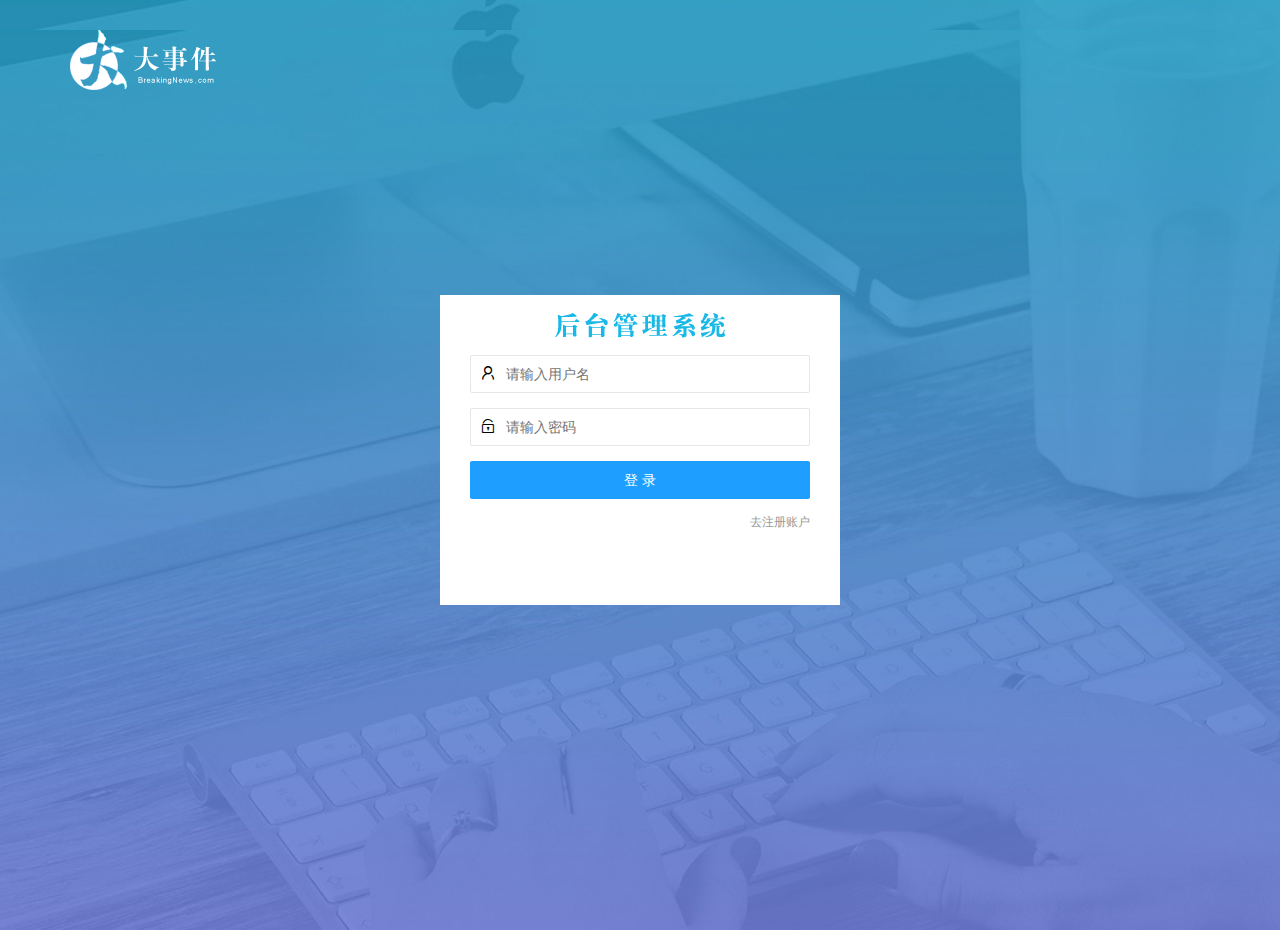
<file: login.html>
<!DOCTYPE html>
<html lang="en">

<head>
    <meta charset="UTF-8">
    <meta name="viewport" content="width=device-width, initial-scale=1.0">
    <title>大事件—登录/注册</title>
    <!-- 引入Layui样式 -->
    <link rel="stylesheet" href="/assets/lib/layui/css/layui.css">
    <!-- 引入login样式 -->
    <link rel="stylesheet" href="/assets/css/login.css">
    <!-- 引入jQuery -->
    <script src="/assets/lib/jquery.js"></script>
    <!-- 引入Layui.all.js -->
    <script src="/assets/lib/layui/layui.all.js"></script>
    <!-- 引入login.js -->
    <script src="/assets/js/login.js"></script>
</head>

<body>
    <!-- LOGO -->
    <div class="logo layui-main"><img src="/assets/images/logo.png" alt=""></div>

    <!-- 登录/注册 -->
    <div class="reglog">
        <!-- title -->
        <div class="form_hd"></div>

        <!-- login -->
        <div class="form_bd" id="islogin">
            <form class="layui-form" action="" id="form_log">
                <!-- 用户名 -->
                <div class="layui-form-item">
                    <i class="layui-icon layui-icon-username"></i>
                    <input type="text" name="username" required lay-verify="required|username" placeholder="请输入用户名" autocomplete="off" class="layui-input">
                </div>

                <!-- 密码 -->
                <div class="layui-form-item">
                    <i class="layui-icon layui-icon-password"></i>
                    <input type="password" name="password" required lay-verify="required|pass" placeholder="请输入密码" autocomplete="off" class="layui-input">
                </div>

                <!-- 登录按钮 -->
                <div class="layui-form-item">
                    <button class="layui-btn layui-btn-fluid layui-btn-normal" lay-submit id="btnLog">登 录</button>
                </div>

                <!-- 跳转至注册 -->
                <div class="layui-form-item">
                    <a href="javascript:;" id="goReg">去注册账户</a>
                </div>
            </form>


        </div>

        <!-- register -->
        <div class="form_bd" id="isregister">
            <form class="layui-form" action="" id="form_reg">
                <!-- 用户名 -->
                <div class="layui-form-item">
                    <i class="layui-icon layui-icon-username"></i>
                    <input type="text" name="username" required lay-verify="required|username" placeholder="请输入用户名" autocomplete="off" class="layui-input">
                </div>

                <!-- 密码 -->
                <div class="layui-form-item">
                    <i class="layui-icon layui-icon-password"></i>
                    <input type="password" name="password" required lay-verify="required|pass" placeholder="请输入密码" autocomplete="off" class="layui-input">
                </div>

                <!-- 确定密码 -->
                <div class="layui-form-item">
                    <i class="layui-icon layui-icon-password"></i>
                    <input type="password" name="repassword" required lay-verify="required|repass" placeholder="再次确认密码" autocomplete="off" class="layui-input">
                </div>

                <!-- 登录按钮 -->
                <div class="layui-form-item">
                    <button class="layui-btn layui-btn-fluid layui-btn-normal" lay-submit id="btnReg">注 册</button>
                </div>

                <!-- 跳转至登录 -->
                <div class="layui-form-item">
                    <a href="javascript:;" id="golog">去登录</a>
                </div>
            </form>

        </div>
    </div>
</body>

</html>
</file>
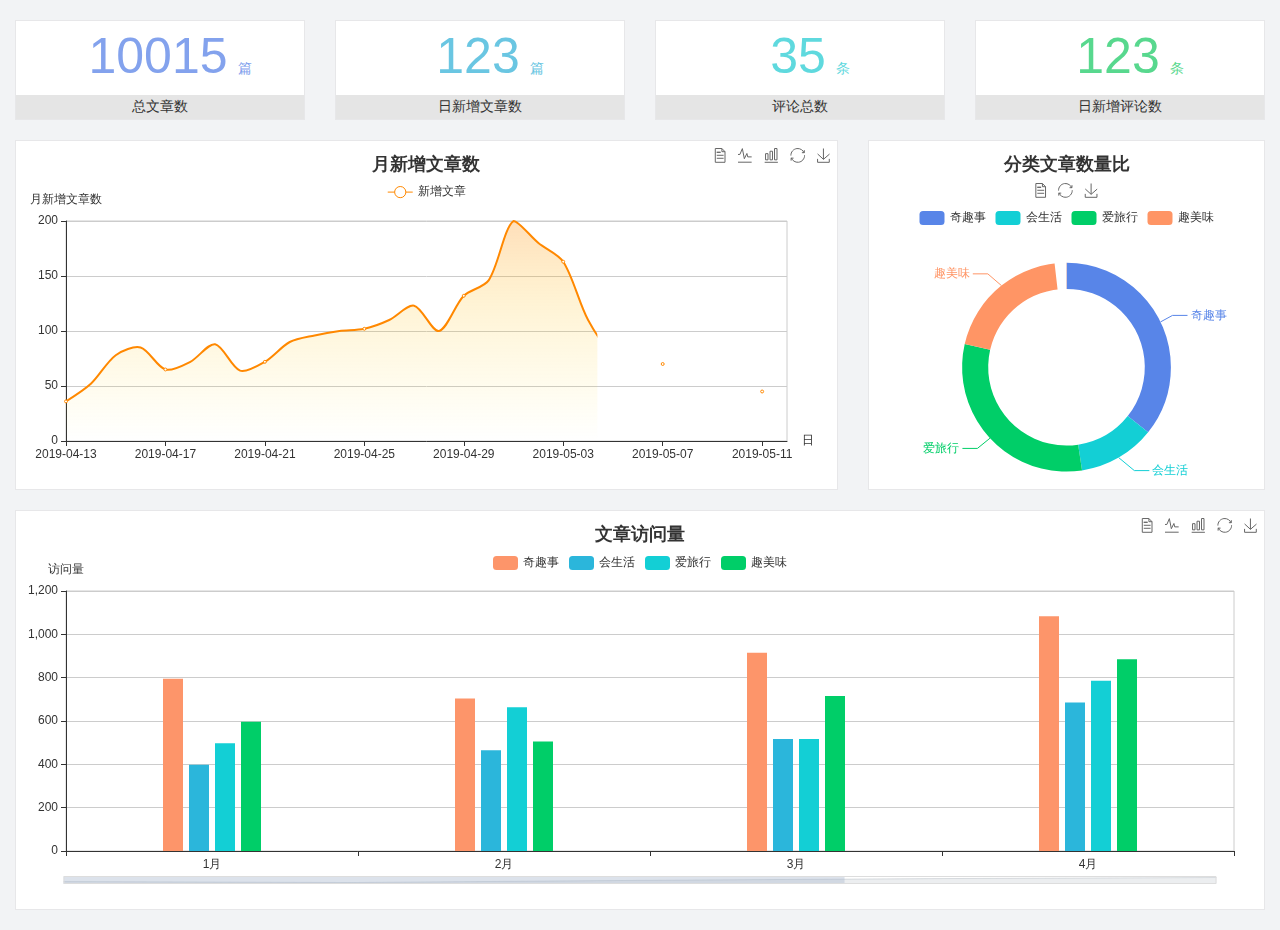
<file: home/dashboard.html>
<!DOCTYPE html>
<html lang="en">

<head>
  <meta charset="UTF-8">
  <meta name="viewport" content="width=device-width, initial-scale=1.0">
  <meta http-equiv="X-UA-Compatible" content="ie=edge">
  <title>图表统计</title>
  <link rel="stylesheet" href="../../assets/lib/bootstrap.css" />
  <link rel="stylesheet" href="../../assets/lib/main.css" />
  <script src="../../assets/lib/jquery.js"></script>
  <script type="text/javascript" src="../../assets/lib/echarts.min.js"></script>
</head>

<body>
  <div class="container-fluid">
    <div class="row spannel_list">
      <div class="col-sm-3 col-xs-6">
        <div class="spannel">
          <em>10015</em><span>篇</span>
          <b>总文章数</b>
        </div>
      </div>
      <div class="col-sm-3 col-xs-6">
        <div class="spannel scolor01">
          <em>123</em><span>篇</span>
          <b>日新增文章数</b>
        </div>
      </div>
      <div class="col-sm-3 col-xs-6">
        <div class="spannel scolor02">
          <em>35</em><span>条</span>
          <b>评论总数</b>
        </div>
      </div>
      <div class="col-sm-3 col-xs-6">
        <div class="spannel scolor03">
          <em>123</em><span>条</span>
          <b>日新增评论数</b>
        </div>
      </div>
    </div>
  </div>

  <div class="container-fluid">
    <div class="row curve-pie">
      <div class="col-lg-8 col-md-8">
        <div class="gragh_pannel" id="curve_show"></div>
      </div>
      <div class="col-lg-4 col-md-4">
        <div class="gragh_pannel" id="pie_show"></div>
      </div>
    </div>
  </div>

  <div class="container-fluid">
    <div class="column_pannel" id="column_show"></div>
  </div>

  <script>
    var oChart = echarts.init(document.getElementById('curve_show'));
    var aList_all = [
      { 'count': 36, 'date': '2019-04-13' },
      { 'count': 52, 'date': '2019-04-14' },
      { 'count': 78, 'date': '2019-04-15' },
      { 'count': 85, 'date': '2019-04-16' },
      { 'count': 65, 'date': '2019-04-17' },
      { 'count': 72, 'date': '2019-04-18' },
      { 'count': 88, 'date': '2019-04-19' },
      { 'count': 64, 'date': '2019-04-20' },
      { 'count': 72, 'date': '2019-04-21' },
      { 'count': 90, 'date': '2019-04-22' },
      { 'count': 96, 'date': '2019-04-23' },
      { 'count': 100, 'date': '2019-04-24' },
      { 'count': 102, 'date': '2019-04-25' },
      { 'count': 110, 'date': '2019-04-26' },
      { 'count': 123, 'date': '2019-04-27' },
      { 'count': 100, 'date': '2019-04-28' },
      { 'count': 132, 'date': '2019-04-29' },
      { 'count': 146, 'date': '2019-04-30' },
      { 'count': 200, 'date': '2019-05-01' },
      { 'count': 180, 'date': '2019-05-02' },
      { 'count': 163, 'date': '2019-05-03' },
      { 'count': 110, 'date': '2019-05-04' },
      { 'count': 80, 'date': '2019-05-05' },
      { 'count': 82, 'date': '2019-05-06' },
      { 'count': 70, 'date': '2019-05-07' },
      { 'count': 65, 'date': '2019-05-08' },
      { 'count': 54, 'date': '2019-05-09' },
      { 'count': 40, 'date': '2019-05-10' },
      { 'count': 45, 'date': '2019-05-11' },
      { 'count': 38, 'date': '2019-05-12' },
    ];

    let aCount = [];
    let aDate = [];

    for (var i = 0; i < aList_all.length; i++) {
      aCount.push(aList_all[i].count);
      aDate.push(aList_all[i].date);
    }

    var chartopt = {
      title: {
        text: '月新增文章数',
        left: 'center',
        top: '10'
      },
      tooltip: {
        trigger: 'axis'
      },
      legend: {
        data: ['新增文章'],
        top: '40'
      },
      toolbox: {
        show: true,
        feature: {
          mark: { show: true },
          dataView: { show: true, readOnly: false },
          magicType: { show: true, type: ['line', 'bar'] },
          restore: { show: true },
          saveAsImage: { show: true }
        }
      },
      calculable: true,
      xAxis: [
        {
          name: '日',
          type: 'category',
          boundaryGap: false,
          data: aDate
        }
      ],
      yAxis: [
        {
          name: '月新增文章数',
          type: 'value'
        }
      ],
      series: [
        {
          name: '新增文章',
          type: 'line',
          smooth: true,
          itemStyle: { normal: { areaStyle: { type: 'default' }, color: '#f80' }, lineStyle: { color: '#f80' } },
          data: aCount
        }],
      areaStyle: {
        normal: {
          color: new echarts.graphic.LinearGradient(0, 0, 0, 1, [{
            offset: 0,
            color: 'rgba(255,136,0,0.39)'
          }, {
            offset: .34,
            color: 'rgba(255,180,0,0.25)'
          }, {
            offset: 1,
            color: 'rgba(255,222,0,0.00)'
          }])

        }
      },
      grid: {
        show: true,
        x: 50,
        x2: 50,
        y: 80,
        height: 220
      }
    };

    oChart.setOption(chartopt);


    var oPie = echarts.init(document.getElementById('pie_show'));
    var oPieopt =
    {
      title: {
        top: 10,
        text: '分类文章数量比',
        x: 'center'
      },
      tooltip: {
        trigger: 'item',
        formatter: "{a} <br/>{b} : {c} ({d}%)"
      },
      color: ['#5885e8', '#13cfd5', '#00ce68', '#ff9565'],
      legend: {
        x: 'center',
        top: 65,
        data: ['奇趣事', '会生活', '爱旅行', '趣美味']
      },
      toolbox: {
        show: true,
        x: 'center',
        top: 35,
        feature: {
          mark: { show: true },
          dataView: { show: true, readOnly: false },
          magicType: {
            show: true,
            type: ['pie', 'funnel'],
            option: {
              funnel: {
                x: '25%',
                width: '50%',
                funnelAlign: 'left',
                max: 1548
              }
            }
          },
          restore: { show: true },
          saveAsImage: { show: true }
        }
      },
      calculable: true,
      series: [
        {
          name: '访问来源',
          type: 'pie',
          radius: ['45%', '60%'],
          center: ['50%', '65%'],
          data: [
            { value: 300, name: '奇趣事' },
            { value: 100, name: '会生活' },
            { value: 260, name: '爱旅行' },
            { value: 180, name: '趣美味' }
          ]
        }
      ]
    };
    oPie.setOption(oPieopt);



    var oColumn = this.echarts.init(document.getElementById('column_show'));
    var oColumnopt =
    {
      title: {
        text: '文章访问量',
        left: 'center',
        top: '10'
      },
      tooltip: {
        trigger: 'axis'
      },
      legend: {
        data: ['奇趣事', '会生活', '爱旅行', '趣美味'],
        top: '40'
      },
      toolbox: {
        show: true,
        feature: {
          mark: { show: true },
          dataView: { show: true, readOnly: false },
          magicType: { show: true, type: ['line', 'bar'] },
          restore: { show: true },
          saveAsImage: { show: true }
        }
      },
      calculable: true,
      xAxis: [
        {
          type: 'category',
          data: ['1月', '2月', '3月', '4月', '5月']
        }
      ],
      yAxis: [
        {
          name: '访问量',
          type: 'value'
        }
      ],
      series: [
        {
          name: '奇趣事',
          type: 'bar',
          barWidth: 20,
          itemStyle: {
            normal: { areaStyle: { type: 'default' }, color: '#fd956a' }
          },
          data: [800, 708, 920, 1090, 1200]
        },
        {
          name: '会生活',
          type: 'bar',
          barWidth: 20,
          itemStyle: {
            normal: { areaStyle: { type: 'default' }, color: '#2bb6db' }
          },
          data: [400, 468, 520, 690, 800]
        },
        {
          name: '爱旅行',
          type: 'bar',
          barWidth: 20,
          itemStyle: {
            normal: { areaStyle: { type: 'default' }, color: '#13cfd5' }
          },
          data: [500, 668, 520, 790, 900]
        },
        {
          name: '趣美味',
          type: 'bar',
          barWidth: 20,
          itemStyle: {
            normal: { areaStyle: { type: 'default' }, color: '#00ce68' }
          },
          data: [600, 508, 720, 890, 1000]
        }
      ],
      grid: {
        show: true,
        x: 50,
        x2: 30,
        y: 80,
        height: 260
      },
      dataZoom: [//给x轴设置滚动条
        {
          start: 0,//默认为0
          end: 100 - 1000 / 31,//默认为100
          type: 'slider',
          show: true,
          xAxisIndex: [0],
          handleSize: 0,//滑动条的 左右2个滑动条的大小
          height: 8,//组件高度
          left: 45, //左边的距离
          right: 50,//右边的距离
          bottom: 26,//右边的距离
          handleColor: '#ddd',//h滑动图标的颜色
          handleStyle: {
            borderColor: "#cacaca",
            borderWidth: "1",
            shadowBlur: 2,
            background: "#ddd",
            shadowColor: "#ddd",
          }
        }]
    };
    oColumn.setOption(oColumnopt);
  </script>
</body>

</html>
</file>
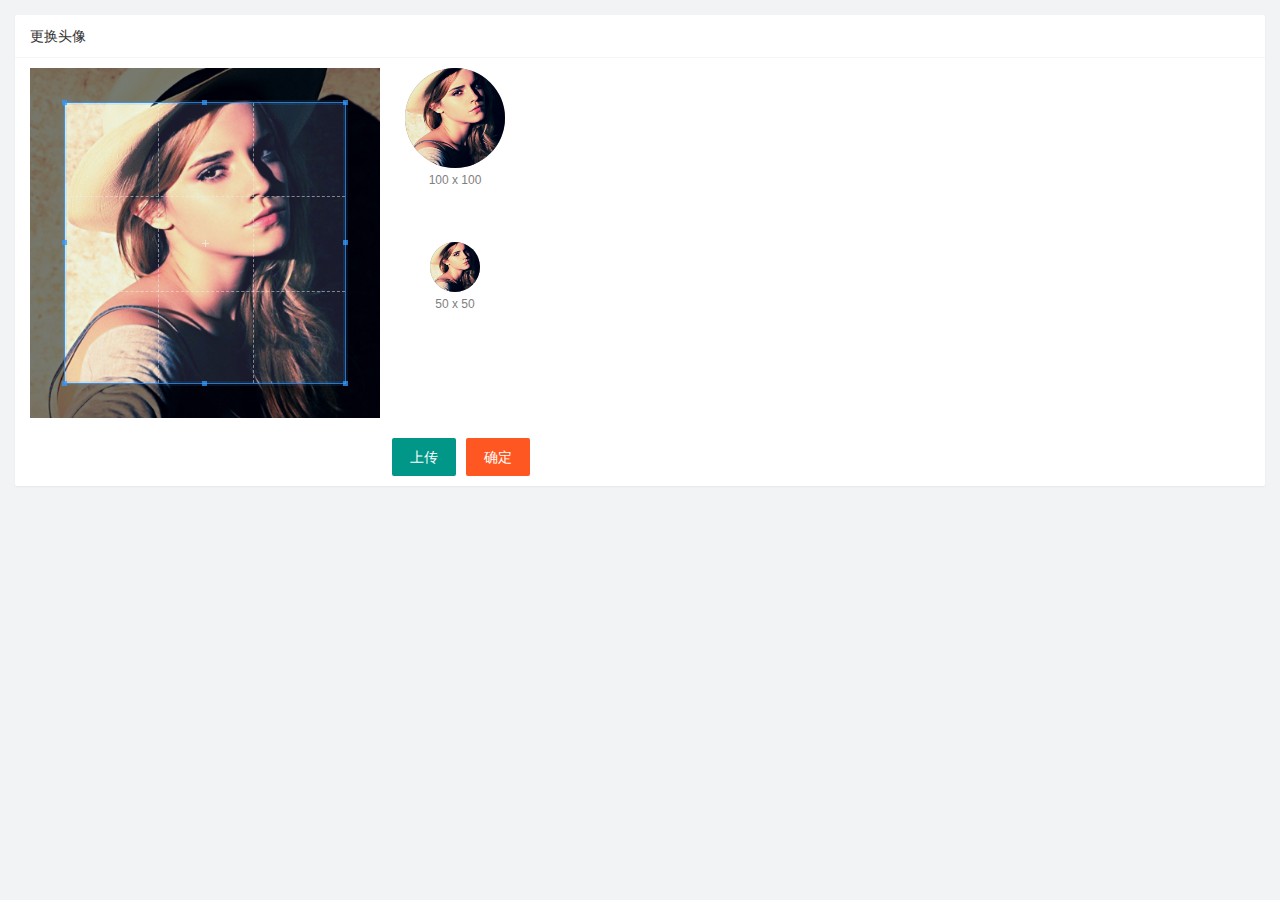
<file: user/user_avatar.html>
<!DOCTYPE html>
<html lang="en">

<head>
    <meta charset="UTF-8">
    <meta name="viewport" content="width=device-width, initial-scale=1.0">
    <title>更改头像</title>
    <!-- 导入第三方样式文件 -->
    <link rel="stylesheet" href="/assets/lib/layui/css/layui.css">
    <link rel="stylesheet" href="/assets/lib/cropper/cropper.css">
    <!-- 导入本地样式文件 -->
    <link rel="stylesheet" href="/assets/css/user/user_avatar.css">
</head>

<body>
    <div class="layui-card">
        <div class="layui-card-header">更换头像</div>
        <div class="layui-card-body">
            <!-- 第一行的图片裁剪和预览区域 -->
            <div class="row1">
                <!-- 图片裁剪区域 -->
                <div class="cropper-box">
                    <!-- 这个 img 标签很重要，将来会把它初始化为裁剪区域 -->
                    <img id="image" src="/assets/images/sample.jpg" />
                </div>
                <!-- 图片的预览区域 -->
                <div class="preview-box">
                    <div>
                        <!-- 宽高为 100px 的预览区域 -->
                        <div class="img-preview w100"></div>
                        <p class="size">100 x 100</p>
                    </div>
                    <div>
                        <!-- 宽高为 50px 的预览区域 -->
                        <div class="img-preview w50"></div>
                        <p class="size">50 x 50</p>
                    </div>
                </div>
            </div>

            <!-- 第二行的按钮区域 -->
            <div class="row2">
                <!-- 隐藏的文件上传框 -->
                <!-- 通过accept属性,指定上传文件的类型 -->
                <input type="file" id="imgFile" accept="image/png,image/jpeg" />
                <button type="button" class="layui-btn" id="btnSelect">上传</button>
                <button type="button" class="layui-btn layui-btn-danger" id="btnUpload">确定</button>
            </div>
        </div>
    </div>



    <!-- 导入第三方 js文件 -->
    <script src="/assets/lib/jquery.js"></script>
    <script src="/assets/lib/cropper/Cropper.js"></script>
    <script src="/assets/lib/cropper/jquery-cropper.js"></script>
    <script src="/assets/lib/layui/layui.all.js"></script>
    <script src="/assets/js/baseAPI.js"></script>
    <!-- 导入本地js文件 -->
    <script src="/assets/js/user/user_avatar.js"></script>
</body>

</html>
</file>
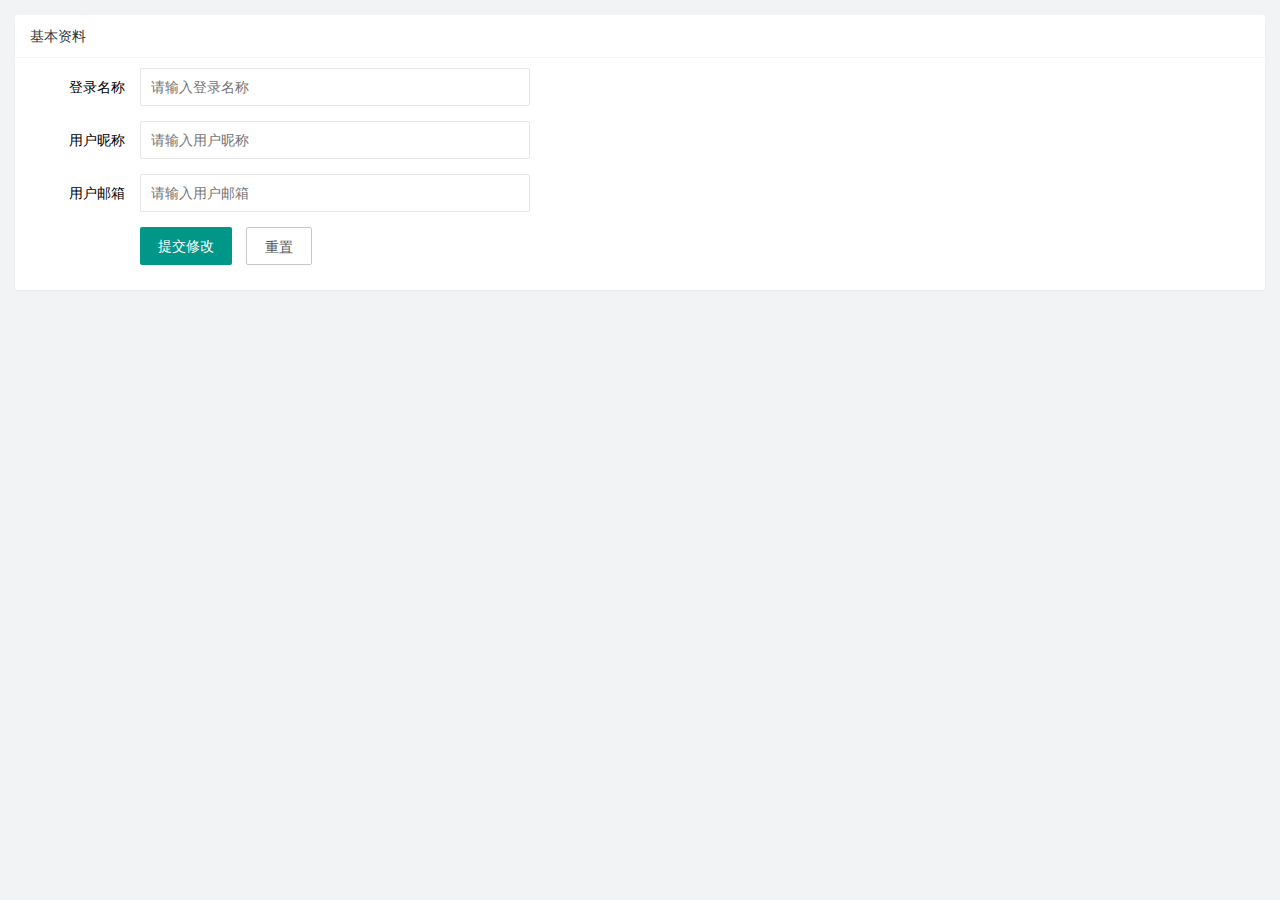
<file: user/user_info.html>
<!DOCTYPE html>
<html lang="en">

<head>
    <meta charset="UTF-8">
    <meta name="viewport" content="width=device-width, initial-scale=1.0">
    <title>基本资料</title>
    <!-- 引入layui样式表 -->
    <link rel="stylesheet" href="/assets/lib/layui/css/layui.css">
    <!-- 引入user_info.css -->
    <link rel="stylesheet" href="/assets/css/user/user_info.css">
</head>

<body>
    <div class="layui-card">
        <div class="layui-card-header">基本资料</div>
        <div class="layui-card-body">
            <form class="layui-form" lay-filter="form_userinfo">
                <!-- 隐藏域  储存用户信息中的ID -->
                <input type="hidden" name="id" value="" />
                <div class="layui-form-item">
                    <label class="layui-form-label">登录名称</label>
                    <div class="layui-input-block">
                        <input type="text" name="username" required lay-verify="required" placeholder="请输入登录名称" autocomplete="off" class="layui-input" readonly>
                    </div>
                </div>
                <div class="layui-form-item">
                    <label class="layui-form-label">用户昵称</label>
                    <div class="layui-input-block">
                        <input type="text" name="nickname" required lay-verify="required|nickname" placeholder="请输入用户昵称" autocomplete="off" class="layui-input">
                    </div>
                </div>
                <div class="layui-form-item">
                    <label class="layui-form-label">用户邮箱</label>
                    <div class="layui-input-block">
                        <input type="text" name="email" required lay-verify="required|email" placeholder="请输入用户邮箱" autocomplete="off" class="layui-input">
                    </div>
                </div>
                <div class="layui-form-item">
                    <div class="layui-input-block">
                        <button class="layui-btn" lay-submit lay-filter="formDemo" id="btnUserinfo">提交修改</button>
                        <button type="reset" class="layui-btn layui-btn-primary" id="btnReset">重置</button>
                    </div>
                </div>
            </form>
        </div>
    </div>
    <!-- 导入jQuery -->
    <script src="/assets/lib/jquery.js"></script>
    <!-- 导入Layui.js -->
    <script src="/assets/lib/layui/layui.all.js"></script>
    <!-- 导入请求预处理 -->
    <script src="/assets/js/baseAPI.js"></script>
    <!-- 导入user_info.js -->
    <script src="/assets/js/user/user_info.js"></script>
</body>

</html>
</file>
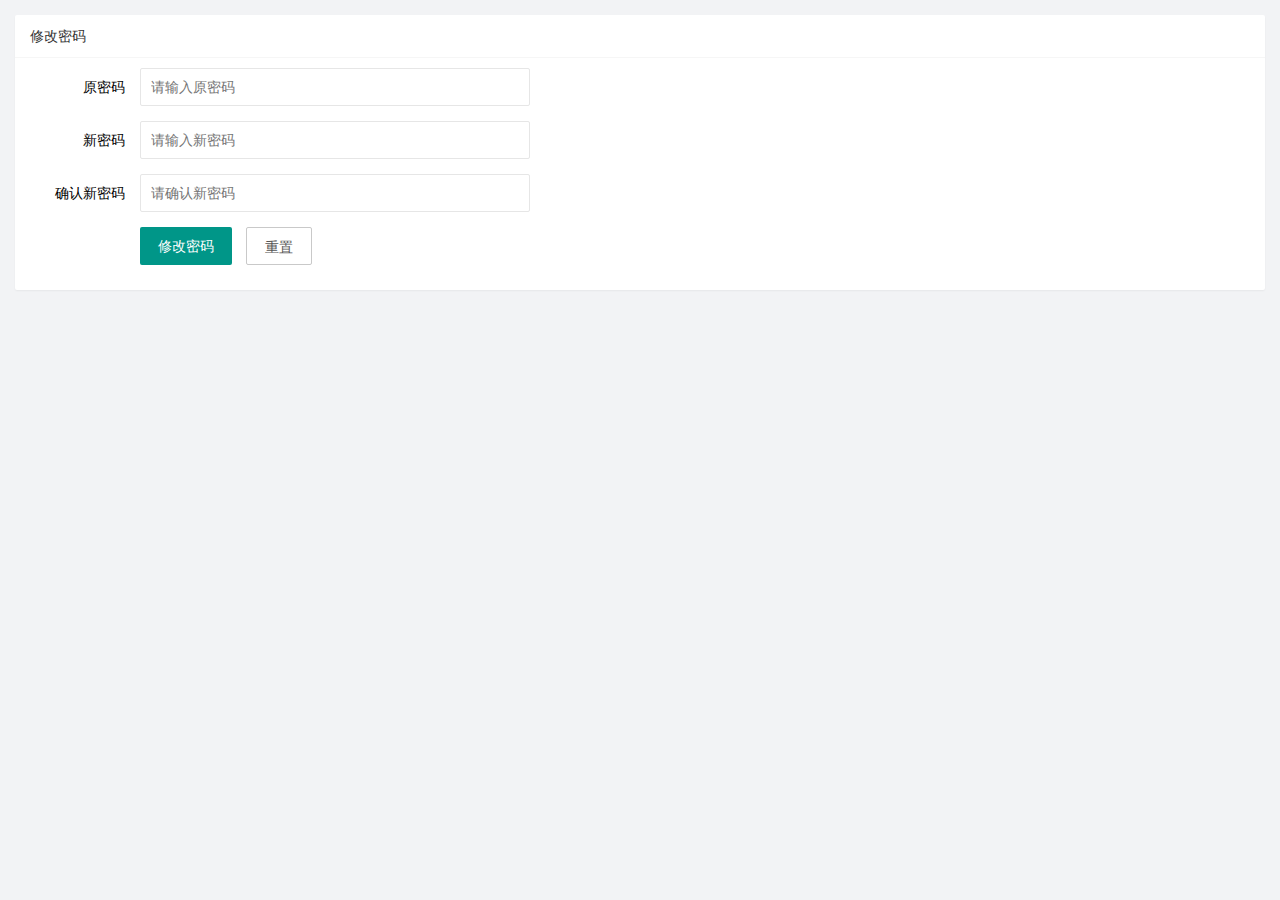
<file: user/user_pwd.html>
<!DOCTYPE html>
<html lang="en">

<head>
    <meta charset="UTF-8">
    <meta name="viewport" content="width=device-width, initial-scale=1.0">
    <title>重置密码</title>
    <!-- 导入layui样式文件 -->
    <link rel="stylesheet" href="/assets/lib/layui/css/layui.css">
    <!-- 导入user_pwd.css -->
    <link rel="stylesheet" href="/assets/css/user/user_pwd.css">
</head>

<body>
    <div class="layui-card">
        <div class="layui-card-header">修改密码</div>
        <div class="layui-card-body">
            <form class="layui-form" lay-filter="form_userinfo">
                <!-- 隐藏域  储存用户信息中的ID -->
                <input type="hidden" name="id" value="" />
                <div class="layui-form-item">
                    <label class="layui-form-label">原密码</label>
                    <div class="layui-input-block">
                        <input type="password" name="oldPwd" required lay-verify="required|pass" placeholder="请输入原密码" autocomplete="off" class="layui-input" id="pwd">
                    </div>
                </div>
                <div class="layui-form-item">
                    <label class="layui-form-label">新密码</label>
                    <div class="layui-input-block">
                        <input type="password" name="newPwd" required lay-verify="required|pass|newpass" placeholder="请输入新密码" autocomplete="off" class="layui-input" id="newpwd">
                    </div>
                </div>
                <div class="layui-form-item">
                    <label class="layui-form-label">确认新密码</label>
                    <div class="layui-input-block">
                        <input type="password" name="aganewpwd" required lay-verify="required|pass|aganewpwd" placeholder="请确认新密码" autocomplete="off" class="layui-input">
                    </div>
                </div>
                <div class="layui-form-item">
                    <div class="layui-input-block">
                        <button class="layui-btn" lay-submit lay-filter="formDemo" id="btnUserpwd">修改密码</button>
                        <button type="reset" class="layui-btn layui-btn-primary" id="btnReset">重置</button>
                    </div>
                </div>
            </form>
        </div>
    </div>
    <!-- 导入jQuery -->
    <script src="/assets/lib/jquery.js"></script>
    <!-- 导入Layui.js -->
    <script src="/assets/lib/layui/layui.all.js"></script>
    <!-- 导入请求预处理 -->
    <script src="/assets/js/baseAPI.js"></script>
    <!-- 导入user_info.js -->
    <script src="/assets/js/user/user_pwd.js"></script>
</body>

</html>
</file>
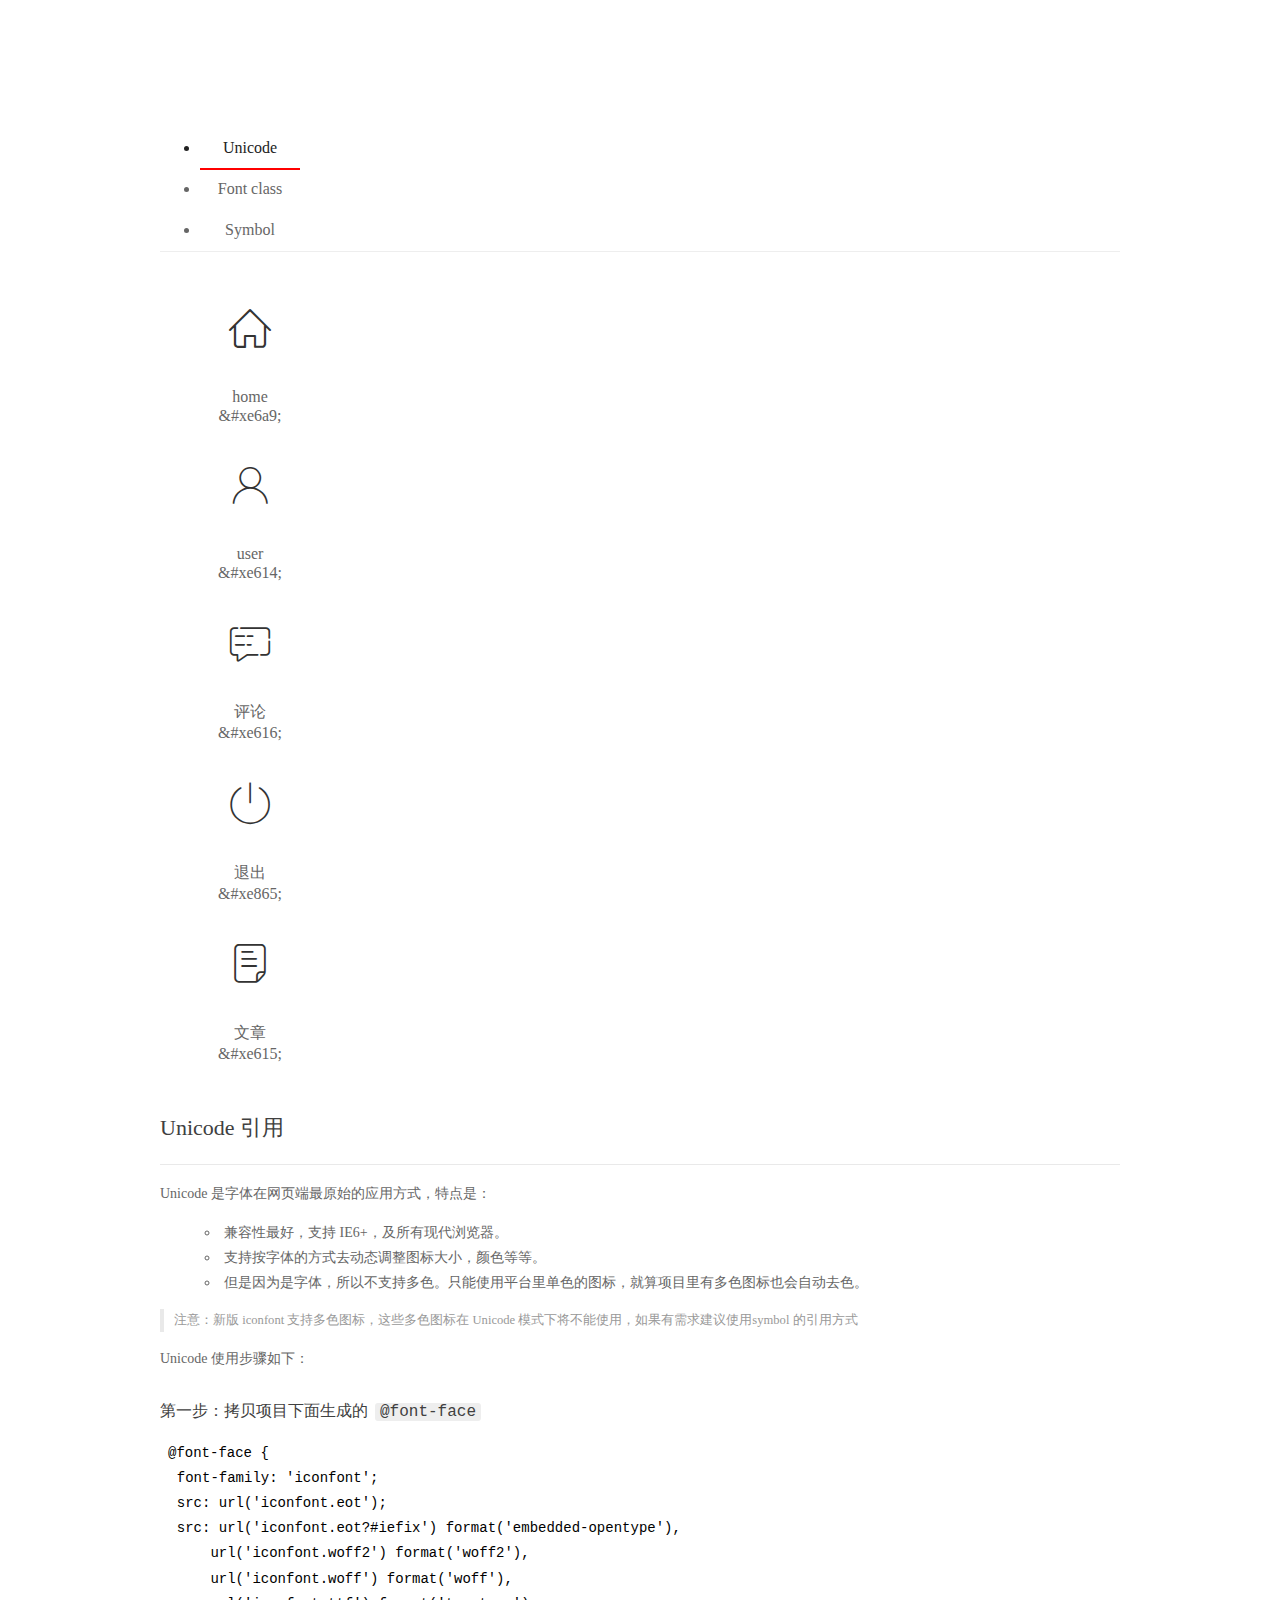
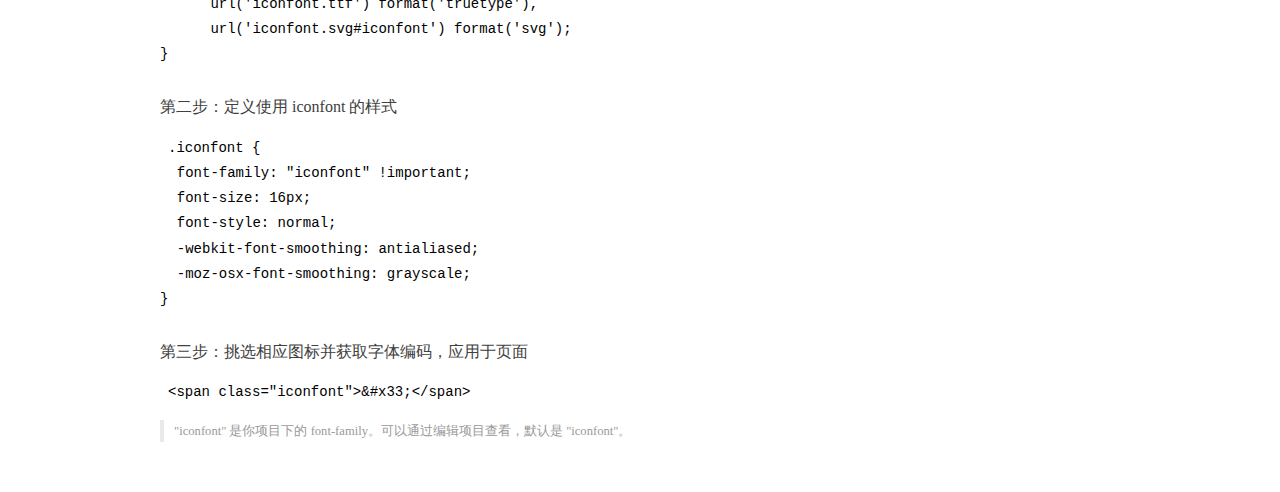
<file: assets/fonts/demo_index.html>
<!DOCTYPE html>
<html>
<head>
  <meta charset="utf-8"/>
  <title>IconFont Demo</title>
  <link rel="shortcut icon" href="https://gtms04.alicdn.com/tps/i4/TB1_oz6GVXXXXaFXpXXJDFnIXXX-64-64.ico" type="image/x-icon"/>
  <link rel="stylesheet" href="https://g.alicdn.com/thx/cube/1.3.2/cube.min.css">
  <link rel="stylesheet" href="demo.css">
  <link rel="stylesheet" href="iconfont.css">
  <script src="iconfont.js"></script>
  <!-- jQuery -->
  <script src="https://a1.alicdn.com/oss/uploads/2018/12/26/7bfddb60-08e8-11e9-9b04-53e73bb6408b.js"></script>
  <!-- 代码高亮 -->
  <script src="https://a1.alicdn.com/oss/uploads/2018/12/26/a3f714d0-08e6-11e9-8a15-ebf944d7534c.js"></script>
</head>
<body>
  <div class="main">
    <h1 class="logo"><a href="https://www.iconfont.cn/" title="iconfont 首页" target="_blank">&#xe86b;</a></h1>
    <div class="nav-tabs">
      <ul id="tabs" class="dib-box">
        <li class="dib active"><span>Unicode</span></li>
        <li class="dib"><span>Font class</span></li>
        <li class="dib"><span>Symbol</span></li>
      </ul>
      
    </div>
    <div class="tab-container">
      <div class="content unicode" style="display: block;">
          <ul class="icon_lists dib-box">
          
            <li class="dib">
              <span class="icon iconfont">&#xe6a9;</span>
                <div class="name">home</div>
                <div class="code-name">&amp;#xe6a9;</div>
              </li>
          
            <li class="dib">
              <span class="icon iconfont">&#xe614;</span>
                <div class="name">user</div>
                <div class="code-name">&amp;#xe614;</div>
              </li>
          
            <li class="dib">
              <span class="icon iconfont">&#xe616;</span>
                <div class="name">评论</div>
                <div class="code-name">&amp;#xe616;</div>
              </li>
          
            <li class="dib">
              <span class="icon iconfont">&#xe865;</span>
                <div class="name">退出</div>
                <div class="code-name">&amp;#xe865;</div>
              </li>
          
            <li class="dib">
              <span class="icon iconfont">&#xe615;</span>
                <div class="name">文章</div>
                <div class="code-name">&amp;#xe615;</div>
              </li>
          
          </ul>
          <div class="article markdown">
          <h2 id="unicode-">Unicode 引用</h2>
          <hr>

          <p>Unicode 是字体在网页端最原始的应用方式，特点是：</p>
          <ul>
            <li>兼容性最好，支持 IE6+，及所有现代浏览器。</li>
            <li>支持按字体的方式去动态调整图标大小，颜色等等。</li>
            <li>但是因为是字体，所以不支持多色。只能使用平台里单色的图标，就算项目里有多色图标也会自动去色。</li>
          </ul>
          <blockquote>
            <p>注意：新版 iconfont 支持多色图标，这些多色图标在 Unicode 模式下将不能使用，如果有需求建议使用symbol 的引用方式</p>
          </blockquote>
          <p>Unicode 使用步骤如下：</p>
          <h3 id="-font-face">第一步：拷贝项目下面生成的 <code>@font-face</code></h3>
<pre><code class="language-css"
>@font-face {
  font-family: 'iconfont';
  src: url('iconfont.eot');
  src: url('iconfont.eot?#iefix') format('embedded-opentype'),
      url('iconfont.woff2') format('woff2'),
      url('iconfont.woff') format('woff'),
      url('iconfont.ttf') format('truetype'),
      url('iconfont.svg#iconfont') format('svg');
}
</code></pre>
          <h3 id="-iconfont-">第二步：定义使用 iconfont 的样式</h3>
<pre><code class="language-css"
>.iconfont {
  font-family: "iconfont" !important;
  font-size: 16px;
  font-style: normal;
  -webkit-font-smoothing: antialiased;
  -moz-osx-font-smoothing: grayscale;
}
</code></pre>
          <h3 id="-">第三步：挑选相应图标并获取字体编码，应用于页面</h3>
<pre>
<code class="language-html"
>&lt;span class="iconfont"&gt;&amp;#x33;&lt;/span&gt;
</code></pre>
          <blockquote>
            <p>"iconfont" 是你项目下的 font-family。可以通过编辑项目查看，默认是 "iconfont"。</p>
          </blockquote>
          </div>
      </div>
      <div class="content font-class">
        <ul class="icon_lists dib-box">
          
          <li class="dib">
            <span class="icon iconfont icon-home"></span>
            <div class="name">
              home
            </div>
            <div class="code-name">.icon-home
            </div>
          </li>
          
          <li class="dib">
            <span class="icon iconfont icon-user"></span>
            <div class="name">
              user
            </div>
            <div class="code-name">.icon-user
            </div>
          </li>
          
          <li class="dib">
            <span class="icon iconfont icon-pinglun"></span>
            <div class="name">
              评论
            </div>
            <div class="code-name">.icon-pinglun
            </div>
          </li>
          
          <li class="dib">
            <span class="icon iconfont icon-tuichu"></span>
            <div class="name">
              退出
            </div>
            <div class="code-name">.icon-tuichu
            </div>
          </li>
          
          <li class="dib">
            <span class="icon iconfont icon-16"></span>
            <div class="name">
              文章
            </div>
            <div class="code-name">.icon-16
            </div>
          </li>
          
        </ul>
        <div class="article markdown">
        <h2 id="font-class-">font-class 引用</h2>
        <hr>

        <p>font-class 是 Unicode 使用方式的一种变种，主要是解决 Unicode 书写不直观，语意不明确的问题。</p>
        <p>与 Unicode 使用方式相比，具有如下特点：</p>
        <ul>
          <li>兼容性良好，支持 IE8+，及所有现代浏览器。</li>
          <li>相比于 Unicode 语意明确，书写更直观。可以很容易分辨这个 icon 是什么。</li>
          <li>因为使用 class 来定义图标，所以当要替换图标时，只需要修改 class 里面的 Unicode 引用。</li>
          <li>不过因为本质上还是使用的字体，所以多色图标还是不支持的。</li>
        </ul>
        <p>使用步骤如下：</p>
        <h3 id="-fontclass-">第一步：引入项目下面生成的 fontclass 代码：</h3>
<pre><code class="language-html">&lt;link rel="stylesheet" href="./iconfont.css"&gt;
</code></pre>
        <h3 id="-">第二步：挑选相应图标并获取类名，应用于页面：</h3>
<pre><code class="language-html">&lt;span class="iconfont icon-xxx"&gt;&lt;/span&gt;
</code></pre>
        <blockquote>
          <p>"
            iconfont" 是你项目下的 font-family。可以通过编辑项目查看，默认是 "iconfont"。</p>
        </blockquote>
      </div>
      </div>
      <div class="content symbol">
          <ul class="icon_lists dib-box">
          
            <li class="dib">
                <svg class="icon svg-icon" aria-hidden="true">
                  <use xlink:href="#icon-home"></use>
                </svg>
                <div class="name">home</div>
                <div class="code-name">#icon-home</div>
            </li>
          
            <li class="dib">
                <svg class="icon svg-icon" aria-hidden="true">
                  <use xlink:href="#icon-user"></use>
                </svg>
                <div class="name">user</div>
                <div class="code-name">#icon-user</div>
            </li>
          
            <li class="dib">
                <svg class="icon svg-icon" aria-hidden="true">
                  <use xlink:href="#icon-pinglun"></use>
                </svg>
                <div class="name">评论</div>
                <div class="code-name">#icon-pinglun</div>
            </li>
          
            <li class="dib">
                <svg class="icon svg-icon" aria-hidden="true">
                  <use xlink:href="#icon-tuichu"></use>
                </svg>
                <div class="name">退出</div>
                <div class="code-name">#icon-tuichu</div>
            </li>
          
            <li class="dib">
                <svg class="icon svg-icon" aria-hidden="true">
                  <use xlink:href="#icon-16"></use>
                </svg>
                <div class="name">文章</div>
                <div class="code-name">#icon-16</div>
            </li>
          
          </ul>
          <div class="article markdown">
          <h2 id="symbol-">Symbol 引用</h2>
          <hr>

          <p>这是一种全新的使用方式，应该说这才是未来的主流，也是平台目前推荐的用法。相关介绍可以参考这篇<a href="">文章</a>
            这种用法其实是做了一个 SVG 的集合，与另外两种相比具有如下特点：</p>
          <ul>
            <li>支持多色图标了，不再受单色限制。</li>
            <li>通过一些技巧，支持像字体那样，通过 <code>font-size</code>, <code>color</code> 来调整样式。</li>
            <li>兼容性较差，支持 IE9+，及现代浏览器。</li>
            <li>浏览器渲染 SVG 的性能一般，还不如 png。</li>
          </ul>
          <p>使用步骤如下：</p>
          <h3 id="-symbol-">第一步：引入项目下面生成的 symbol 代码：</h3>
<pre><code class="language-html">&lt;script src="./iconfont.js"&gt;&lt;/script&gt;
</code></pre>
          <h3 id="-css-">第二步：加入通用 CSS 代码（引入一次就行）：</h3>
<pre><code class="language-html">&lt;style&gt;
.icon {
  width: 1em;
  height: 1em;
  vertical-align: -0.15em;
  fill: currentColor;
  overflow: hidden;
}
&lt;/style&gt;
</code></pre>
          <h3 id="-">第三步：挑选相应图标并获取类名，应用于页面：</h3>
<pre><code class="language-html">&lt;svg class="icon" aria-hidden="true"&gt;
  &lt;use xlink:href="#icon-xxx"&gt;&lt;/use&gt;
&lt;/svg&gt;
</code></pre>
          </div>
      </div>

    </div>
  </div>
  <script>
  $(document).ready(function () {
      $('.tab-container .content:first').show()

      $('#tabs li').click(function (e) {
        var tabContent = $('.tab-container .content')
        var index = $(this).index()

        if ($(this).hasClass('active')) {
          return
        } else {
          $('#tabs li').removeClass('active')
          $(this).addClass('active')

          tabContent.hide().eq(index).fadeIn()
        }
      })
    })
  </script>
</body>
</html>
</file>
<file: assets/lib/layui/css/layui.css>
/** layui-v2.5.5 MIT License By https://www.layui.com */
 .layui-inline,img{display:inline-block;vertical-align:middle}h1,h2,h3,h4,h5,h6{font-weight:400}.layui-edge,.layui-header,.layui-inline,.layui-main{position:relative}.layui-body,.layui-edge,.layui-elip{overflow:hidden}.layui-btn,.layui-edge,.layui-inline,img{vertical-align:middle}.layui-btn,.layui-disabled,.layui-icon,.layui-unselect{-moz-user-select:none;-webkit-user-select:none;-ms-user-select:none}.layui-elip,.layui-form-checkbox span,.layui-form-pane .layui-form-label{text-overflow:ellipsis;white-space:nowrap}.layui-breadcrumb,.layui-tree-btnGroup{visibility:hidden}blockquote,body,button,dd,div,dl,dt,form,h1,h2,h3,h4,h5,h6,input,li,ol,p,pre,td,textarea,th,ul{margin:0;padding:0;-webkit-tap-highlight-color:rgba(0,0,0,0)}a:active,a:hover{outline:0}img{border:none}li{list-style:none}table{border-collapse:collapse;border-spacing:0}h4,h5,h6{font-size:100%}button,input,optgroup,option,select,textarea{font-family:inherit;font-size:inherit;font-style:inherit;font-weight:inherit;outline:0}pre{white-space:pre-wrap;white-space:-moz-pre-wrap;white-space:-pre-wrap;white-space:-o-pre-wrap;word-wrap:break-word}body{line-height:24px;font:14px Helvetica Neue,Helvetica,PingFang SC,Tahoma,Arial,sans-serif}hr{height:1px;margin:10px 0;border:0;clear:both}a{color:#333;text-decoration:none}a:hover{color:#777}a cite{font-style:normal;*cursor:pointer}.layui-border-box,.layui-border-box *{box-sizing:border-box}.layui-box,.layui-box *{box-sizing:content-box}.layui-clear{clear:both;*zoom:1}.layui-clear:after{content:'\20';clear:both;*zoom:1;display:block;height:0}.layui-inline{*display:inline;*zoom:1}.layui-edge{display:inline-block;width:0;height:0;border-width:6px;border-style:dashed;border-color:transparent}.layui-edge-top{top:-4px;border-bottom-color:#999;border-bottom-style:solid}.layui-edge-right{border-left-color:#999;border-left-style:solid}.layui-edge-bottom{top:2px;border-top-color:#999;border-top-style:solid}.layui-edge-left{border-right-color:#999;border-right-style:solid}.layui-disabled,.layui-disabled:hover{color:#d2d2d2!important;cursor:not-allowed!important}.layui-circle{border-radius:100%}.layui-show{display:block!important}.layui-hide{display:none!important}@font-face{font-family:layui-icon;src:url(../font/iconfont.eot?v=250);src:url(../font/iconfont.eot?v=250#iefix) format('embedded-opentype'),url(../font/iconfont.woff2?v=250) format('woff2'),url(../font/iconfont.woff?v=250) format('woff'),url(../font/iconfont.ttf?v=250) format('truetype'),url(../font/iconfont.svg?v=250#layui-icon) format('svg')}.layui-icon{font-family:layui-icon!important;font-size:16px;font-style:normal;-webkit-font-smoothing:antialiased;-moz-osx-font-smoothing:grayscale}.layui-icon-reply-fill:before{content:"\e611"}.layui-icon-set-fill:before{content:"\e614"}.layui-icon-menu-fill:before{content:"\e60f"}.layui-icon-search:before{content:"\e615"}.layui-icon-share:before{content:"\e641"}.layui-icon-set-sm:before{content:"\e620"}.layui-icon-engine:before{content:"\e628"}.layui-icon-close:before{content:"\1006"}.layui-icon-close-fill:before{content:"\1007"}.layui-icon-chart-screen:before{content:"\e629"}.layui-icon-star:before{content:"\e600"}.layui-icon-circle-dot:before{content:"\e617"}.layui-icon-chat:before{content:"\e606"}.layui-icon-release:before{content:"\e609"}.layui-icon-list:before{content:"\e60a"}.layui-icon-chart:before{content:"\e62c"}.layui-icon-ok-circle:before{content:"\1005"}.layui-icon-layim-theme:before{content:"\e61b"}.layui-icon-table:before{content:"\e62d"}.layui-icon-right:before{content:"\e602"}.layui-icon-left:before{content:"\e603"}.layui-icon-cart-simple:before{content:"\e698"}.layui-icon-face-cry:before{content:"\e69c"}.layui-icon-face-smile:before{content:"\e6af"}.layui-icon-survey:before{content:"\e6b2"}.layui-icon-tree:before{content:"\e62e"}.layui-icon-upload-circle:before{content:"\e62f"}.layui-icon-add-circle:before{content:"\e61f"}.layui-icon-download-circle:before{content:"\e601"}.layui-icon-templeate-1:before{content:"\e630"}.layui-icon-util:before{content:"\e631"}.layui-icon-face-surprised:before{content:"\e664"}.layui-icon-edit:before{content:"\e642"}.layui-icon-speaker:before{content:"\e645"}.layui-icon-down:before{content:"\e61a"}.layui-icon-file:before{content:"\e621"}.layui-icon-layouts:before{content:"\e632"}.layui-icon-rate-half:before{content:"\e6c9"}.layui-icon-add-circle-fine:before{content:"\e608"}.layui-icon-prev-circle:before{content:"\e633"}.layui-icon-read:before{content:"\e705"}.layui-icon-404:before{content:"\e61c"}.layui-icon-carousel:before{content:"\e634"}.layui-icon-help:before{content:"\e607"}.layui-icon-code-circle:before{content:"\e635"}.layui-icon-water:before{content:"\e636"}.layui-icon-username:before{content:"\e66f"}.layui-icon-find-fill:before{content:"\e670"}.layui-icon-about:before{content:"\e60b"}.layui-icon-location:before{content:"\e715"}.layui-icon-up:before{content:"\e619"}.layui-icon-pause:before{content:"\e651"}.layui-icon-date:before{content:"\e637"}.layui-icon-layim-uploadfile:before{content:"\e61d"}.layui-icon-delete:before{content:"\e640"}.layui-icon-play:before{content:"\e652"}.layui-icon-top:before{content:"\e604"}.layui-icon-friends:before{content:"\e612"}.layui-icon-refresh-3:before{content:"\e9aa"}.layui-icon-ok:before{content:"\e605"}.layui-icon-layer:before{content:"\e638"}.layui-icon-face-smile-fine:before{content:"\e60c"}.layui-icon-dollar:before{content:"\e659"}.layui-icon-group:before{content:"\e613"}.layui-icon-layim-download:before{content:"\e61e"}.layui-icon-picture-fine:before{content:"\e60d"}.layui-icon-link:before{content:"\e64c"}.layui-icon-diamond:before{content:"\e735"}.layui-icon-log:before{content:"\e60e"}.layui-icon-rate-solid:before{content:"\e67a"}.layui-icon-fonts-del:before{content:"\e64f"}.layui-icon-unlink:before{content:"\e64d"}.layui-icon-fonts-clear:before{content:"\e639"}.layui-icon-triangle-r:before{content:"\e623"}.layui-icon-circle:before{content:"\e63f"}.layui-icon-radio:before{content:"\e643"}.layui-icon-align-center:before{content:"\e647"}.layui-icon-align-right:before{content:"\e648"}.layui-icon-align-left:before{content:"\e649"}.layui-icon-loading-1:before{content:"\e63e"}.layui-icon-return:before{content:"\e65c"}.layui-icon-fonts-strong:before{content:"\e62b"}.layui-icon-upload:before{content:"\e67c"}.layui-icon-dialogue:before{content:"\e63a"}.layui-icon-video:before{content:"\e6ed"}.layui-icon-headset:before{content:"\e6fc"}.layui-icon-cellphone-fine:before{content:"\e63b"}.layui-icon-add-1:before{content:"\e654"}.layui-icon-face-smile-b:before{content:"\e650"}.layui-icon-fonts-html:before{content:"\e64b"}.layui-icon-form:before{content:"\e63c"}.layui-icon-cart:before{content:"\e657"}.layui-icon-camera-fill:before{content:"\e65d"}.layui-icon-tabs:before{content:"\e62a"}.layui-icon-fonts-code:before{content:"\e64e"}.layui-icon-fire:before{content:"\e756"}.layui-icon-set:before{content:"\e716"}.layui-icon-fonts-u:before{content:"\e646"}.layui-icon-triangle-d:before{content:"\e625"}.layui-icon-tips:before{content:"\e702"}.layui-icon-picture:before{content:"\e64a"}.layui-icon-more-vertical:before{content:"\e671"}.layui-icon-flag:before{content:"\e66c"}.layui-icon-loading:before{content:"\e63d"}.layui-icon-fonts-i:before{content:"\e644"}.layui-icon-refresh-1:before{content:"\e666"}.layui-icon-rmb:before{content:"\e65e"}.layui-icon-home:before{content:"\e68e"}.layui-icon-user:before{content:"\e770"}.layui-icon-notice:before{content:"\e667"}.layui-icon-login-weibo:before{content:"\e675"}.layui-icon-voice:before{content:"\e688"}.layui-icon-upload-drag:before{content:"\e681"}.layui-icon-login-qq:before{content:"\e676"}.layui-icon-snowflake:before{content:"\e6b1"}.layui-icon-file-b:before{content:"\e655"}.layui-icon-template:before{content:"\e663"}.layui-icon-auz:before{content:"\e672"}.layui-icon-console:before{content:"\e665"}.layui-icon-app:before{content:"\e653"}.layui-icon-prev:before{content:"\e65a"}.layui-icon-website:before{content:"\e7ae"}.layui-icon-next:before{content:"\e65b"}.layui-icon-component:before{content:"\e857"}.layui-icon-more:before{content:"\e65f"}.layui-icon-login-wechat:before{content:"\e677"}.layui-icon-shrink-right:before{content:"\e668"}.layui-icon-spread-left:before{content:"\e66b"}.layui-icon-camera:before{content:"\e660"}.layui-icon-note:before{content:"\e66e"}.layui-icon-refresh:before{content:"\e669"}.layui-icon-female:before{content:"\e661"}.layui-icon-male:before{content:"\e662"}.layui-icon-password:before{content:"\e673"}.layui-icon-senior:before{content:"\e674"}.layui-icon-theme:before{content:"\e66a"}.layui-icon-tread:before{content:"\e6c5"}.layui-icon-praise:before{content:"\e6c6"}.layui-icon-star-fill:before{content:"\e658"}.layui-icon-rate:before{content:"\e67b"}.layui-icon-template-1:before{content:"\e656"}.layui-icon-vercode:before{content:"\e679"}.layui-icon-cellphone:before{content:"\e678"}.layui-icon-screen-full:before{content:"\e622"}.layui-icon-screen-restore:before{content:"\e758"}.layui-icon-cols:before{content:"\e610"}.layui-icon-export:before{content:"\e67d"}.layui-icon-print:before{content:"\e66d"}.layui-icon-slider:before{content:"\e714"}.layui-icon-addition:before{content:"\e624"}.layui-icon-subtraction:before{content:"\e67e"}.layui-icon-service:before{content:"\e626"}.layui-icon-transfer:before{content:"\e691"}.layui-main{width:1140px;margin:0 auto}.layui-header{z-index:1000;height:60px}.layui-header a:hover{transition:all .5s;-webkit-transition:all .5s}.layui-side{position:fixed;left:0;top:0;bottom:0;z-index:999;width:200px;overflow-x:hidden}.layui-side-scroll{position:relative;width:220px;height:100%;overflow-x:hidden}.layui-body{position:absolute;left:200px;right:0;top:0;bottom:0;z-index:998;width:auto;overflow-y:auto;box-sizing:border-box}.layui-layout-body{overflow:hidden}.layui-layout-admin .layui-header{background-color:#23262E}.layui-layout-admin .layui-side{top:60px;width:200px;overflow-x:hidden}.layui-layout-admin .layui-body{position:fixed;top:60px;bottom:44px}.layui-layout-admin .layui-main{width:auto;margin:0 15px}.layui-layout-admin .layui-footer{position:fixed;left:200px;right:0;bottom:0;height:44px;line-height:44px;padding:0 15px;background-color:#eee}.layui-layout-admin .layui-logo{position:absolute;left:0;top:0;width:200px;height:100%;line-height:60px;text-align:center;color:#009688;font-size:16px}.layui-layout-admin .layui-header .layui-nav{background:0 0}.layui-layout-left{position:absolute!important;left:200px;top:0}.layui-layout-right{position:absolute!important;right:0;top:0}.layui-container{position:relative;margin:0 auto;padding:0 15px;box-sizing:border-box}.layui-fluid{position:relative;margin:0 auto;padding:0 15px}.layui-row:after,.layui-row:before{content:'';display:block;clear:both}.layui-col-lg1,.layui-col-lg10,.layui-col-lg11,.layui-col-lg12,.layui-col-lg2,.layui-col-lg3,.layui-col-lg4,.layui-col-lg5,.layui-col-lg6,.layui-col-lg7,.layui-col-lg8,.layui-col-lg9,.layui-col-md1,.layui-col-md10,.layui-col-md11,.layui-col-md12,.layui-col-md2,.layui-col-md3,.layui-col-md4,.layui-col-md5,.layui-col-md6,.layui-col-md7,.layui-col-md8,.layui-col-md9,.layui-col-sm1,.layui-col-sm10,.layui-col-sm11,.layui-col-sm12,.layui-col-sm2,.layui-col-sm3,.layui-col-sm4,.layui-col-sm5,.layui-col-sm6,.layui-col-sm7,.layui-col-sm8,.layui-col-sm9,.layui-col-xs1,.layui-col-xs10,.layui-col-xs11,.layui-col-xs12,.layui-col-xs2,.layui-col-xs3,.layui-col-xs4,.layui-col-xs5,.layui-col-xs6,.layui-col-xs7,.layui-col-xs8,.layui-col-xs9{position:relative;display:block;box-sizing:border-box}.layui-col-xs1,.layui-col-xs10,.layui-col-xs11,.layui-col-xs12,.layui-col-xs2,.layui-col-xs3,.layui-col-xs4,.layui-col-xs5,.layui-col-xs6,.layui-col-xs7,.layui-col-xs8,.layui-col-xs9{float:left}.layui-col-xs1{width:8.33333333%}.layui-col-xs2{width:16.66666667%}.layui-col-xs3{width:25%}.layui-col-xs4{width:33.33333333%}.layui-col-xs5{width:41.66666667%}.layui-col-xs6{width:50%}.layui-col-xs7{width:58.33333333%}.layui-col-xs8{width:66.66666667%}.layui-col-xs9{width:75%}.layui-col-xs10{width:83.33333333%}.layui-col-xs11{width:91.66666667%}.layui-col-xs12{width:100%}.layui-col-xs-offset1{margin-left:8.33333333%}.layui-col-xs-offset2{margin-left:16.66666667%}.layui-col-xs-offset3{margin-left:25%}.layui-col-xs-offset4{margin-left:33.33333333%}.layui-col-xs-offset5{margin-left:41.66666667%}.layui-col-xs-offset6{margin-left:50%}.layui-col-xs-offset7{margin-left:58.33333333%}.layui-col-xs-offset8{margin-left:66.66666667%}.layui-col-xs-offset9{margin-left:75%}.layui-col-xs-offset10{margin-left:83.33333333%}.layui-col-xs-offset11{margin-left:91.66666667%}.layui-col-xs-offset12{margin-left:100%}@media screen and (max-width:768px){.layui-hide-xs{display:none!important}.layui-show-xs-block{display:block!important}.layui-show-xs-inline{display:inline!important}.layui-show-xs-inline-block{display:inline-block!important}}@media screen and (min-width:768px){.layui-container{width:750px}.layui-hide-sm{display:none!important}.layui-show-sm-block{display:block!important}.layui-show-sm-inline{display:inline!important}.layui-show-sm-inline-block{display:inline-block!important}.layui-col-sm1,.layui-col-sm10,.layui-col-sm11,.layui-col-sm12,.layui-col-sm2,.layui-col-sm3,.layui-col-sm4,.layui-col-sm5,.layui-col-sm6,.layui-col-sm7,.layui-col-sm8,.layui-col-sm9{float:left}.layui-col-sm1{width:8.33333333%}.layui-col-sm2{width:16.66666667%}.layui-col-sm3{width:25%}.layui-col-sm4{width:33.33333333%}.layui-col-sm5{width:41.66666667%}.layui-col-sm6{width:50%}.layui-col-sm7{width:58.33333333%}.layui-col-sm8{width:66.66666667%}.layui-col-sm9{width:75%}.layui-col-sm10{width:83.33333333%}.layui-col-sm11{width:91.66666667%}.layui-col-sm12{width:100%}.layui-col-sm-offset1{margin-left:8.33333333%}.layui-col-sm-offset2{margin-left:16.66666667%}.layui-col-sm-offset3{margin-left:25%}.layui-col-sm-offset4{margin-left:33.33333333%}.layui-col-sm-offset5{margin-left:41.66666667%}.layui-col-sm-offset6{margin-left:50%}.layui-col-sm-offset7{margin-left:58.33333333%}.layui-col-sm-offset8{margin-left:66.66666667%}.layui-col-sm-offset9{margin-left:75%}.layui-col-sm-offset10{margin-left:83.33333333%}.layui-col-sm-offset11{margin-left:91.66666667%}.layui-col-sm-offset12{margin-left:100%}}@media screen and (min-width:992px){.layui-container{width:970px}.layui-hide-md{display:none!important}.layui-show-md-block{display:block!important}.layui-show-md-inline{display:inline!important}.layui-show-md-inline-block{display:inline-block!important}.layui-col-md1,.layui-col-md10,.layui-col-md11,.layui-col-md12,.layui-col-md2,.layui-col-md3,.layui-col-md4,.layui-col-md5,.layui-col-md6,.layui-col-md7,.layui-col-md8,.layui-col-md9{float:left}.layui-col-md1{width:8.33333333%}.layui-col-md2{width:16.66666667%}.layui-col-md3{width:25%}.layui-col-md4{width:33.33333333%}.layui-col-md5{width:41.66666667%}.layui-col-md6{width:50%}.layui-col-md7{width:58.33333333%}.layui-col-md8{width:66.66666667%}.layui-col-md9{width:75%}.layui-col-md10{width:83.33333333%}.layui-col-md11{width:91.66666667%}.layui-col-md12{width:100%}.layui-col-md-offset1{margin-left:8.33333333%}.layui-col-md-offset2{margin-left:16.66666667%}.layui-col-md-offset3{margin-left:25%}.layui-col-md-offset4{margin-left:33.33333333%}.layui-col-md-offset5{margin-left:41.66666667%}.layui-col-md-offset6{margin-left:50%}.layui-col-md-offset7{margin-left:58.33333333%}.layui-col-md-offset8{margin-left:66.66666667%}.layui-col-md-offset9{margin-left:75%}.layui-col-md-offset10{margin-left:83.33333333%}.layui-col-md-offset11{margin-left:91.66666667%}.layui-col-md-offset12{margin-left:100%}}@media screen and (min-width:1200px){.layui-container{width:1170px}.layui-hide-lg{display:none!important}.layui-show-lg-block{display:block!important}.layui-show-lg-inline{display:inline!important}.layui-show-lg-inline-block{display:inline-block!important}.layui-col-lg1,.layui-col-lg10,.layui-col-lg11,.layui-col-lg12,.layui-col-lg2,.layui-col-lg3,.layui-col-lg4,.layui-col-lg5,.layui-col-lg6,.layui-col-lg7,.layui-col-lg8,.layui-col-lg9{float:left}.layui-col-lg1{width:8.33333333%}.layui-col-lg2{width:16.66666667%}.layui-col-lg3{width:25%}.layui-col-lg4{width:33.33333333%}.layui-col-lg5{width:41.66666667%}.layui-col-lg6{width:50%}.layui-col-lg7{width:58.33333333%}.layui-col-lg8{width:66.66666667%}.layui-col-lg9{width:75%}.layui-col-lg10{width:83.33333333%}.layui-col-lg11{width:91.66666667%}.layui-col-lg12{width:100%}.layui-col-lg-offset1{margin-left:8.33333333%}.layui-col-lg-offset2{margin-left:16.66666667%}.layui-col-lg-offset3{margin-left:25%}.layui-col-lg-offset4{margin-left:33.33333333%}.layui-col-lg-offset5{margin-left:41.66666667%}.layui-col-lg-offset6{margin-left:50%}.layui-col-lg-offset7{margin-left:58.33333333%}.layui-col-lg-offset8{margin-left:66.66666667%}.layui-col-lg-offset9{margin-left:75%}.layui-col-lg-offset10{margin-left:83.33333333%}.layui-col-lg-offset11{margin-left:91.66666667%}.layui-col-lg-offset12{margin-left:100%}}.layui-col-space1{margin:-.5px}.layui-col-space1>*{padding:.5px}.layui-col-space3{margin:-1.5px}.layui-col-space3>*{padding:1.5px}.layui-col-space5{margin:-2.5px}.layui-col-space5>*{padding:2.5px}.layui-col-space8{margin:-3.5px}.layui-col-space8>*{padding:3.5px}.layui-col-space10{margin:-5px}.layui-col-space10>*{padding:5px}.layui-col-space12{margin:-6px}.layui-col-space12>*{padding:6px}.layui-col-space15{margin:-7.5px}.layui-col-space15>*{padding:7.5px}.layui-col-space18{margin:-9px}.layui-col-space18>*{padding:9px}.layui-col-space20{margin:-10px}.layui-col-space20>*{padding:10px}.layui-col-space22{margin:-11px}.layui-col-space22>*{padding:11px}.layui-col-space25{margin:-12.5px}.layui-col-space25>*{padding:12.5px}.layui-col-space30{margin:-15px}.layui-col-space30>*{padding:15px}.layui-btn,.layui-input,.layui-select,.layui-textarea,.layui-upload-button{outline:0;-webkit-appearance:none;transition:all .3s;-webkit-transition:all .3s;box-sizing:border-box}.layui-elem-quote{margin-bottom:10px;padding:15px;line-height:22px;border-left:5px solid #009688;border-radius:0 2px 2px 0;background-color:#f2f2f2}.layui-quote-nm{border-style:solid;border-width:1px 1px 1px 5px;background:0 0}.layui-elem-field{margin-bottom:10px;padding:0;border-width:1px;border-style:solid}.layui-elem-field legend{margin-left:20px;padding:0 10px;font-size:20px;font-weight:300}.layui-field-title{margin:10px 0 20px;border-width:1px 0 0}.layui-field-box{padding:10px 15px}.layui-field-title .layui-field-box{padding:10px 0}.layui-progress{position:relative;height:6px;border-radius:20px;background-color:#e2e2e2}.layui-progress-bar{position:absolute;left:0;top:0;width:0;max-width:100%;height:6px;border-radius:20px;text-align:right;background-color:#5FB878;transition:all .3s;-webkit-transition:all .3s}.layui-progress-big,.layui-progress-big .layui-progress-bar{height:18px;line-height:18px}.layui-progress-text{position:relative;top:-20px;line-height:18px;font-size:12px;color:#666}.layui-progress-big .layui-progress-text{position:static;padding:0 10px;color:#fff}.layui-collapse{border-width:1px;border-style:solid;border-radius:2px}.layui-colla-content,.layui-colla-item{border-top-width:1px;border-top-style:solid}.layui-colla-item:first-child{border-top:none}.layui-colla-title{position:relative;height:42px;line-height:42px;padding:0 15px 0 35px;color:#333;background-color:#f2f2f2;cursor:pointer;font-size:14px;overflow:hidden}.layui-colla-content{display:none;padding:10px 15px;line-height:22px;color:#666}.layui-colla-icon{position:absolute;left:15px;top:0;font-size:14px}.layui-card{margin-bottom:15px;border-radius:2px;background-color:#fff;box-shadow:0 1px 2px 0 rgba(0,0,0,.05)}.layui-card:last-child{margin-bottom:0}.layui-card-header{position:relative;height:42px;line-height:42px;padding:0 15px;border-bottom:1px solid #f6f6f6;color:#333;border-radius:2px 2px 0 0;font-size:14px}.layui-bg-black,.layui-bg-blue,.layui-bg-cyan,.layui-bg-green,.layui-bg-orange,.layui-bg-red{color:#fff!important}.layui-card-body{position:relative;padding:10px 15px;line-height:24px}.layui-card-body[pad15]{padding:15px}.layui-card-body[pad20]{padding:20px}.layui-card-body .layui-table{margin:5px 0}.layui-card .layui-tab{margin:0}.layui-panel-window{position:relative;padding:15px;border-radius:0;border-top:5px solid #E6E6E6;background-color:#fff}.layui-auxiliar-moving{position:fixed;left:0;right:0;top:0;bottom:0;width:100%;height:100%;background:0 0;z-index:9999999999}.layui-form-label,.layui-form-mid,.layui-form-select,.layui-input-block,.layui-input-inline,.layui-textarea{position:relative}.layui-bg-red{background-color:#FF5722!important}.layui-bg-orange{background-color:#FFB800!important}.layui-bg-green{background-color:#009688!important}.layui-bg-cyan{background-color:#2F4056!important}.layui-bg-blue{background-color:#1E9FFF!important}.layui-bg-black{background-color:#393D49!important}.layui-bg-gray{background-color:#eee!important;color:#666!important}.layui-badge-rim,.layui-colla-content,.layui-colla-item,.layui-collapse,.layui-elem-field,.layui-form-pane .layui-form-item[pane],.layui-form-pane .layui-form-label,.layui-input,.layui-layedit,.layui-layedit-tool,.layui-quote-nm,.layui-select,.layui-tab-bar,.layui-tab-card,.layui-tab-title,.layui-tab-title .layui-this:after,.layui-textarea{border-color:#e6e6e6}.layui-timeline-item:before,hr{background-color:#e6e6e6}.layui-text{line-height:22px;font-size:14px;color:#666}.layui-text h1,.layui-text h2,.layui-text h3{font-weight:500;color:#333}.layui-text h1{font-size:30px}.layui-text h2{font-size:24px}.layui-text h3{font-size:18px}.layui-text a:not(.layui-btn){color:#01AAED}.layui-text a:not(.layui-btn):hover{text-decoration:underline}.layui-text ul{padding:5px 0 5px 15px}.layui-text ul li{margin-top:5px;list-style-type:disc}.layui-text em,.layui-word-aux{color:#999!important;padding:0 5px!important}.layui-btn{display:inline-block;height:38px;line-height:38px;padding:0 18px;background-color:#009688;color:#fff;white-space:nowrap;text-align:center;font-size:14px;border:none;border-radius:2px;cursor:pointer}.layui-btn:hover{opacity:.8;filter:alpha(opacity=80);color:#fff}.layui-btn:active{opacity:1;filter:alpha(opacity=100)}.layui-btn+.layui-btn{margin-left:10px}.layui-btn-container{font-size:0}.layui-btn-container .layui-btn{margin-right:10px;margin-bottom:10px}.layui-btn-container .layui-btn+.layui-btn{margin-left:0}.layui-table .layui-btn-container .layui-btn{margin-bottom:9px}.layui-btn-radius{border-radius:100px}.layui-btn .layui-icon{margin-right:3px;font-size:18px;vertical-align:bottom;vertical-align:middle\9}.layui-btn-primary{border:1px solid #C9C9C9;background-color:#fff;color:#555}.layui-btn-primary:hover{border-color:#009688;color:#333}.layui-btn-normal{background-color:#1E9FFF}.layui-btn-warm{background-color:#FFB800}.layui-btn-danger{background-color:#FF5722}.layui-btn-checked{background-color:#5FB878}.layui-btn-disabled,.layui-btn-disabled:active,.layui-btn-disabled:hover{border:1px solid #e6e6e6;background-color:#FBFBFB;color:#C9C9C9;cursor:not-allowed;opacity:1}.layui-btn-lg{height:44px;line-height:44px;padding:0 25px;font-size:16px}.layui-btn-sm{height:30px;line-height:30px;padding:0 10px;font-size:12px}.layui-btn-sm i{font-size:16px!important}.layui-btn-xs{height:22px;line-height:22px;padding:0 5px;font-size:12px}.layui-btn-xs i{font-size:14px!important}.layui-btn-group{display:inline-block;vertical-align:middle;font-size:0}.layui-btn-group .layui-btn{margin-left:0!important;margin-right:0!important;border-left:1px solid rgba(255,255,255,.5);border-radius:0}.layui-btn-group .layui-btn-primary{border-left:none}.layui-btn-group .layui-btn-primary:hover{border-color:#C9C9C9;color:#009688}.layui-btn-group .layui-btn:first-child{border-left:none;border-radius:2px 0 0 2px}.layui-btn-group .layui-btn-primary:first-child{border-left:1px solid #c9c9c9}.layui-btn-group .layui-btn:last-child{border-radius:0 2px 2px 0}.layui-btn-group .layui-btn+.layui-btn{margin-left:0}.layui-btn-group+.layui-btn-group{margin-left:10px}.layui-btn-fluid{width:100%}.layui-input,.layui-select,.layui-textarea{height:38px;line-height:1.3;line-height:38px\9;border-width:1px;border-style:solid;background-color:#fff;border-radius:2px}.layui-input::-webkit-input-placeholder,.layui-select::-webkit-input-placeholder,.layui-textarea::-webkit-input-placeholder{line-height:1.3}.layui-input,.layui-textarea{display:block;width:100%;padding-left:10px}.layui-input:hover,.layui-textarea:hover{border-color:#D2D2D2!important}.layui-input:focus,.layui-textarea:focus{border-color:#C9C9C9!important}.layui-textarea{min-height:100px;height:auto;line-height:20px;padding:6px 10px;resize:vertical}.layui-select{padding:0 10px}.layui-form input[type=checkbox],.layui-form input[type=radio],.layui-form select{display:none}.layui-form [lay-ignore]{display:initial}.layui-form-item{margin-bottom:15px;clear:both;*zoom:1}.layui-form-item:after{content:'\20';clear:both;*zoom:1;display:block;height:0}.layui-form-label{float:left;display:block;padding:9px 15px;width:80px;font-weight:400;line-height:20px;text-align:right}.layui-form-label-col{display:block;float:none;padding:9px 0;line-height:20px;text-align:left}.layui-form-item .layui-inline{margin-bottom:5px;margin-right:10px}.layui-input-block{margin-left:110px;min-height:36px}.layui-input-inline{display:inline-block;vertical-align:middle}.layui-form-item .layui-input-inline{float:left;width:190px;margin-right:10px}.layui-form-text .layui-input-inline{width:auto}.layui-form-mid{float:left;display:block;padding:9px 0!important;line-height:20px;margin-right:10px}.layui-form-danger+.layui-form-select .layui-input,.layui-form-danger:focus{border-color:#FF5722!important}.layui-form-select .layui-input{padding-right:30px;cursor:pointer}.layui-form-select .layui-edge{position:absolute;right:10px;top:50%;margin-top:-3px;cursor:pointer;border-width:6px;border-top-color:#c2c2c2;border-top-style:solid;transition:all .3s;-webkit-transition:all .3s}.layui-form-select dl{display:none;position:absolute;left:0;top:42px;padding:5px 0;z-index:899;min-width:100%;border:1px solid #d2d2d2;max-height:300px;overflow-y:auto;background-color:#fff;border-radius:2px;box-shadow:0 2px 4px rgba(0,0,0,.12);box-sizing:border-box}.layui-form-select dl dd,.layui-form-select dl dt{padding:0 10px;line-height:36px;white-space:nowrap;overflow:hidden;text-overflow:ellipsis}.layui-form-select dl dt{font-size:12px;color:#999}.layui-form-select dl dd{cursor:pointer}.layui-form-select dl dd:hover{background-color:#f2f2f2;-webkit-transition:.5s all;transition:.5s all}.layui-form-select .layui-select-group dd{padding-left:20px}.layui-form-select dl dd.layui-select-tips{padding-left:10px!important;color:#999}.layui-form-select dl dd.layui-this{background-color:#5FB878;color:#fff}.layui-form-checkbox,.layui-form-select dl dd.layui-disabled{background-color:#fff}.layui-form-selected dl{display:block}.layui-form-checkbox,.layui-form-checkbox *,.layui-form-switch{display:inline-block;vertical-align:middle}.layui-form-selected .layui-edge{margin-top:-9px;-webkit-transform:rotate(180deg);transform:rotate(180deg);margin-top:-3px\9}:root .layui-form-selected .layui-edge{margin-top:-9px\0/IE9}.layui-form-selectup dl{top:auto;bottom:42px}.layui-select-none{margin:5px 0;text-align:center;color:#999}.layui-select-disabled .layui-disabled{border-color:#eee!important}.layui-select-disabled .layui-edge{border-top-color:#d2d2d2}.layui-form-checkbox{position:relative;height:30px;line-height:30px;margin-right:10px;padding-right:30px;cursor:pointer;font-size:0;-webkit-transition:.1s linear;transition:.1s linear;box-sizing:border-box}.layui-form-checkbox span{padding:0 10px;height:100%;font-size:14px;border-radius:2px 0 0 2px;background-color:#d2d2d2;color:#fff;overflow:hidden}.layui-form-checkbox:hover span{background-color:#c2c2c2}.layui-form-checkbox i{position:absolute;right:0;top:0;width:30px;height:28px;border:1px solid #d2d2d2;border-left:none;border-radius:0 2px 2px 0;color:#fff;font-size:20px;text-align:center}.layui-form-checkbox:hover i{border-color:#c2c2c2;color:#c2c2c2}.layui-form-checked,.layui-form-checked:hover{border-color:#5FB878}.layui-form-checked span,.layui-form-checked:hover span{background-color:#5FB878}.layui-form-checked i,.layui-form-checked:hover i{color:#5FB878}.layui-form-item .layui-form-checkbox{margin-top:4px}.layui-form-checkbox[lay-skin=primary]{height:auto!important;line-height:normal!important;min-width:18px;min-height:18px;border:none!important;margin-right:0;padding-left:28px;padding-right:0;background:0 0}.layui-form-checkbox[lay-skin=primary] span{padding-left:0;padding-right:15px;line-height:18px;background:0 0;color:#666}.layui-form-checkbox[lay-skin=primary] i{right:auto;left:0;width:16px;height:16px;line-height:16px;border:1px solid #d2d2d2;font-size:12px;border-radius:2px;background-color:#fff;-webkit-transition:.1s linear;transition:.1s linear}.layui-form-checkbox[lay-skin=primary]:hover i{border-color:#5FB878;color:#fff}.layui-form-checked[lay-skin=primary] i{border-color:#5FB878!important;background-color:#5FB878;color:#fff}.layui-checkbox-disbaled[lay-skin=primary] span{background:0 0!important;color:#c2c2c2}.layui-checkbox-disbaled[lay-skin=primary]:hover i{border-color:#d2d2d2}.layui-form-item .layui-form-checkbox[lay-skin=primary]{margin-top:10px}.layui-form-switch{position:relative;height:22px;line-height:22px;min-width:35px;padding:0 5px;margin-top:8px;border:1px solid #d2d2d2;border-radius:20px;cursor:pointer;background-color:#fff;-webkit-transition:.1s linear;transition:.1s linear}.layui-form-switch i{position:absolute;left:5px;top:3px;width:16px;height:16px;border-radius:20px;background-color:#d2d2d2;-webkit-transition:.1s linear;transition:.1s linear}.layui-form-switch em{position:relative;top:0;width:25px;margin-left:21px;padding:0!important;text-align:center!important;color:#999!important;font-style:normal!important;font-size:12px}.layui-form-onswitch{border-color:#5FB878;background-color:#5FB878}.layui-checkbox-disbaled,.layui-checkbox-disbaled i{border-color:#e2e2e2!important}.layui-form-onswitch i{left:100%;margin-left:-21px;background-color:#fff}.layui-form-onswitch em{margin-left:5px;margin-right:21px;color:#fff!important}.layui-checkbox-disbaled span{background-color:#e2e2e2!important}.layui-checkbox-disbaled:hover i{color:#fff!important}[lay-radio]{display:none}.layui-form-radio,.layui-form-radio *{display:inline-block;vertical-align:middle}.layui-form-radio{line-height:28px;margin:6px 10px 0 0;padding-right:10px;cursor:pointer;font-size:0}.layui-form-radio *{font-size:14px}.layui-form-radio>i{margin-right:8px;font-size:22px;color:#c2c2c2}.layui-form-radio>i:hover,.layui-form-radioed>i{color:#5FB878}.layui-radio-disbaled>i{color:#e2e2e2!important}.layui-form-pane .layui-form-label{width:110px;padding:8px 15px;height:38px;line-height:20px;border-width:1px;border-style:solid;border-radius:2px 0 0 2px;text-align:center;background-color:#FBFBFB;overflow:hidden;box-sizing:border-box}.layui-form-pane .layui-input-inline{margin-left:-1px}.layui-form-pane .layui-input-block{margin-left:110px;left:-1px}.layui-form-pane .layui-input{border-radius:0 2px 2px 0}.layui-form-pane .layui-form-text .layui-form-label{float:none;width:100%;border-radius:2px;box-sizing:border-box;text-align:left}.layui-form-pane .layui-form-text .layui-input-inline{display:block;margin:0;top:-1px;clear:both}.layui-form-pane .layui-form-text .layui-input-block{margin:0;left:0;top:-1px}.layui-form-pane .layui-form-text .layui-textarea{min-height:100px;border-radius:0 0 2px 2px}.layui-form-pane .layui-form-checkbox{margin:4px 0 4px 10px}.layui-form-pane .layui-form-radio,.layui-form-pane .layui-form-switch{margin-top:6px;margin-left:10px}.layui-form-pane .layui-form-item[pane]{position:relative;border-width:1px;border-style:solid}.layui-form-pane .layui-form-item[pane] .layui-form-label{position:absolute;left:0;top:0;height:100%;border-width:0 1px 0 0}.layui-form-pane .layui-form-item[pane] .layui-input-inline{margin-left:110px}@media screen and (max-width:450px){.layui-form-item .layui-form-label{text-overflow:ellipsis;overflow:hidden;white-space:nowrap}.layui-form-item .layui-inline{display:block;margin-right:0;margin-bottom:20px;clear:both}.layui-form-item .layui-inline:after{content:'\20';clear:both;display:block;height:0}.layui-form-item .layui-input-inline{display:block;float:none;left:-3px;width:auto;margin:0 0 10px 112px}.layui-form-item .layui-input-inline+.layui-form-mid{margin-left:110px;top:-5px;padding:0}.layui-form-item .layui-form-checkbox{margin-right:5px;margin-bottom:5px}}.layui-layedit{border-width:1px;border-style:solid;border-radius:2px}.layui-layedit-tool{padding:3px 5px;border-bottom-width:1px;border-bottom-style:solid;font-size:0}.layedit-tool-fixed{position:fixed;top:0;border-top:1px solid #e2e2e2}.layui-layedit-tool .layedit-tool-mid,.layui-layedit-tool .layui-icon{display:inline-block;vertical-align:middle;text-align:center;font-size:14px}.layui-layedit-tool .layui-icon{position:relative;width:32px;height:30px;line-height:30px;margin:3px 5px;color:#777;cursor:pointer;border-radius:2px}.layui-layedit-tool .layui-icon:hover{color:#393D49}.layui-layedit-tool .layui-icon:active{color:#000}.layui-layedit-tool .layedit-tool-active{background-color:#e2e2e2;color:#000}.layui-layedit-tool .layui-disabled,.layui-layedit-tool .layui-disabled:hover{color:#d2d2d2;cursor:not-allowed}.layui-layedit-tool .layedit-tool-mid{width:1px;height:18px;margin:0 10px;background-color:#d2d2d2}.layedit-tool-html{width:50px!important;font-size:30px!important}.layedit-tool-b,.layedit-tool-code,.layedit-tool-help{font-size:16px!important}.layedit-tool-d,.layedit-tool-face,.layedit-tool-image,.layedit-tool-unlink{font-size:18px!important}.layedit-tool-image input{position:absolute;font-size:0;left:0;top:0;width:100%;height:100%;opacity:.01;filter:Alpha(opacity=1);cursor:pointer}.layui-layedit-iframe iframe{display:block;width:100%}#LAY_layedit_code{overflow:hidden}.layui-laypage{display:inline-block;*display:inline;*zoom:1;vertical-align:middle;margin:10px 0;font-size:0}.layui-laypage>a:first-child,.layui-laypage>a:first-child em{border-radius:2px 0 0 2px}.layui-laypage>a:last-child,.layui-laypage>a:last-child em{border-radius:0 2px 2px 0}.layui-laypage>:first-child{margin-left:0!important}.layui-laypage>:last-child{margin-right:0!important}.layui-laypage a,.layui-laypage button,.layui-laypage input,.layui-laypage select,.layui-laypage span{border:1px solid #e2e2e2}.layui-laypage a,.layui-laypage span{display:inline-block;*display:inline;*zoom:1;vertical-align:middle;padding:0 15px;height:28px;line-height:28px;margin:0 -1px 5px 0;background-color:#fff;color:#333;font-size:12px}.layui-flow-more a *,.layui-laypage input,.layui-table-view select[lay-ignore]{display:inline-block}.layui-laypage a:hover{color:#009688}.layui-laypage em{font-style:normal}.layui-laypage .layui-laypage-spr{color:#999;font-weight:700}.layui-laypage a{text-decoration:none}.layui-laypage .layui-laypage-curr{position:relative}.layui-laypage .layui-laypage-curr em{position:relative;color:#fff}.layui-laypage .layui-laypage-curr .layui-laypage-em{position:absolute;left:-1px;top:-1px;padding:1px;width:100%;height:100%;background-color:#009688}.layui-laypage-em{border-radius:2px}.layui-laypage-next em,.layui-laypage-prev em{font-family:Sim sun;font-size:16px}.layui-laypage .layui-laypage-count,.layui-laypage .layui-laypage-limits,.layui-laypage .layui-laypage-refresh,.layui-laypage .layui-laypage-skip{margin-left:10px;margin-right:10px;padding:0;border:none}.layui-laypage .layui-laypage-limits,.layui-laypage .layui-laypage-refresh{vertical-align:top}.layui-laypage .layui-laypage-refresh i{font-size:18px;cursor:pointer}.layui-laypage select{height:22px;padding:3px;border-radius:2px;cursor:pointer}.layui-laypage .layui-laypage-skip{height:30px;line-height:30px;color:#999}.layui-laypage button,.layui-laypage input{height:30px;line-height:30px;border-radius:2px;vertical-align:top;background-color:#fff;box-sizing:border-box}.layui-laypage input{width:40px;margin:0 10px;padding:0 3px;text-align:center}.layui-laypage input:focus,.layui-laypage select:focus{border-color:#009688!important}.layui-laypage button{margin-left:10px;padding:0 10px;cursor:pointer}.layui-table,.layui-table-view{margin:10px 0}.layui-flow-more{margin:10px 0;text-align:center;color:#999;font-size:14px}.layui-flow-more a{height:32px;line-height:32px}.layui-flow-more a *{vertical-align:top}.layui-flow-more a cite{padding:0 20px;border-radius:3px;background-color:#eee;color:#333;font-style:normal}.layui-flow-more a cite:hover{opacity:.8}.layui-flow-more a i{font-size:30px;color:#737383}.layui-table{width:100%;background-color:#fff;color:#666}.layui-table tr{transition:all .3s;-webkit-transition:all .3s}.layui-table th{text-align:left;font-weight:400}.layui-table tbody tr:hover,.layui-table thead tr,.layui-table-click,.layui-table-header,.layui-table-hover,.layui-table-mend,.layui-table-patch,.layui-table-tool,.layui-table-total,.layui-table-total tr,.layui-table[lay-even] tr:nth-child(even){background-color:#f2f2f2}.layui-table td,.layui-table th,.layui-table-col-set,.layui-table-fixed-r,.layui-table-grid-down,.layui-table-header,.layui-table-page,.layui-table-tips-main,.layui-table-tool,.layui-table-total,.layui-table-view,.layui-table[lay-skin=line],.layui-table[lay-skin=row]{border-width:1px;border-style:solid;border-color:#e6e6e6}.layui-table td,.layui-table th{position:relative;padding:9px 15px;min-height:20px;line-height:20px;font-size:14px}.layui-table[lay-skin=line] td,.layui-table[lay-skin=line] th{border-width:0 0 1px}.layui-table[lay-skin=row] td,.layui-table[lay-skin=row] th{border-width:0 1px 0 0}.layui-table[lay-skin=nob] td,.layui-table[lay-skin=nob] th{border:none}.layui-table img{max-width:100px}.layui-table[lay-size=lg] td,.layui-table[lay-size=lg] th{padding:15px 30px}.layui-table-view .layui-table[lay-size=lg] .layui-table-cell{height:40px;line-height:40px}.layui-table[lay-size=sm] td,.layui-table[lay-size=sm] th{font-size:12px;padding:5px 10px}.layui-table-view .layui-table[lay-size=sm] .layui-table-cell{height:20px;line-height:20px}.layui-table[lay-data]{display:none}.layui-table-box{position:relative;overflow:hidden}.layui-table-view .layui-table{position:relative;width:auto;margin:0}.layui-table-view .layui-table[lay-skin=line]{border-width:0 1px 0 0}.layui-table-view .layui-table[lay-skin=row]{border-width:0 0 1px}.layui-table-view .layui-table td,.layui-table-view .layui-table th{padding:5px 0;border-top:none;border-left:none}.layui-table-view .layui-table th.layui-unselect .layui-table-cell span{cursor:pointer}.layui-table-view .layui-table td{cursor:default}.layui-table-view .layui-table td[data-edit=text]{cursor:text}.layui-table-view .layui-form-checkbox[lay-skin=primary] i{width:18px;height:18px}.layui-table-view .layui-form-radio{line-height:0;padding:0}.layui-table-view .layui-form-radio>i{margin:0;font-size:20px}.layui-table-init{position:absolute;left:0;top:0;width:100%;height:100%;text-align:center;z-index:110}.layui-table-init .layui-icon{position:absolute;left:50%;top:50%;margin:-15px 0 0 -15px;font-size:30px;color:#c2c2c2}.layui-table-header{border-width:0 0 1px;overflow:hidden}.layui-table-header .layui-table{margin-bottom:-1px}.layui-table-tool .layui-inline[lay-event]{position:relative;width:26px;height:26px;padding:5px;line-height:16px;margin-right:10px;text-align:center;color:#333;border:1px solid #ccc;cursor:pointer;-webkit-transition:.5s all;transition:.5s all}.layui-table-tool .layui-inline[lay-event]:hover{border:1px solid #999}.layui-table-tool-temp{padding-right:120px}.layui-table-tool-self{position:absolute;right:17px;top:10px}.layui-table-tool .layui-table-tool-self .layui-inline[lay-event]{margin:0 0 0 10px}.layui-table-tool-panel{position:absolute;top:29px;left:-1px;padding:5px 0;min-width:150px;min-height:40px;border:1px solid #d2d2d2;text-align:left;overflow-y:auto;background-color:#fff;box-shadow:0 2px 4px rgba(0,0,0,.12)}.layui-table-cell,.layui-table-tool-panel li{overflow:hidden;text-overflow:ellipsis;white-space:nowrap}.layui-table-tool-panel li{padding:0 10px;line-height:30px;-webkit-transition:.5s all;transition:.5s all}.layui-table-tool-panel li .layui-form-checkbox[lay-skin=primary]{width:100%;padding-left:28px}.layui-table-tool-panel li:hover{background-color:#f2f2f2}.layui-table-tool-panel li .layui-form-checkbox[lay-skin=primary] i{position:absolute;left:0;top:0}.layui-table-tool-panel li .layui-form-checkbox[lay-skin=primary] span{padding:0}.layui-table-tool .layui-table-tool-self .layui-table-tool-panel{left:auto;right:-1px}.layui-table-col-set{position:absolute;right:0;top:0;width:20px;height:100%;border-width:0 0 0 1px;background-color:#fff}.layui-table-sort{width:10px;height:20px;margin-left:5px;cursor:pointer!important}.layui-table-sort .layui-edge{position:absolute;left:5px;border-width:5px}.layui-table-sort .layui-table-sort-asc{top:3px;border-top:none;border-bottom-style:solid;border-bottom-color:#b2b2b2}.layui-table-sort .layui-table-sort-asc:hover{border-bottom-color:#666}.layui-table-sort .layui-table-sort-desc{bottom:5px;border-bottom:none;border-top-style:solid;border-top-color:#b2b2b2}.layui-table-sort .layui-table-sort-desc:hover{border-top-color:#666}.layui-table-sort[lay-sort=asc] .layui-table-sort-asc{border-bottom-color:#000}.layui-table-sort[lay-sort=desc] .layui-table-sort-desc{border-top-color:#000}.layui-table-cell{height:28px;line-height:28px;padding:0 15px;position:relative;box-sizing:border-box}.layui-table-cell .layui-form-checkbox[lay-skin=primary]{top:-1px;padding:0}.layui-table-cell .layui-table-link{color:#01AAED}.laytable-cell-checkbox,.laytable-cell-numbers,.laytable-cell-radio,.laytable-cell-space{padding:0;text-align:center}.layui-table-body{position:relative;overflow:auto;margin-right:-1px;margin-bottom:-1px}.layui-table-body .layui-none{line-height:26px;padding:15px;text-align:center;color:#999}.layui-table-fixed{position:absolute;left:0;top:0;z-index:101}.layui-table-fixed .layui-table-body{overflow:hidden}.layui-table-fixed-l{box-shadow:0 -1px 8px rgba(0,0,0,.08)}.layui-table-fixed-r{left:auto;right:-1px;border-width:0 0 0 1px;box-shadow:-1px 0 8px rgba(0,0,0,.08)}.layui-table-fixed-r .layui-table-header{position:relative;overflow:visible}.layui-table-mend{position:absolute;right:-49px;top:0;height:100%;width:50px}.layui-table-tool{position:relative;z-index:890;width:100%;min-height:50px;line-height:30px;padding:10px 15px;border-width:0 0 1px}.layui-table-tool .layui-btn-container{margin-bottom:-10px}.layui-table-page,.layui-table-total{border-width:1px 0 0;margin-bottom:-1px;overflow:hidden}.layui-table-page{position:relative;width:100%;padding:7px 7px 0;height:41px;font-size:12px;white-space:nowrap}.layui-table-page>div{height:26px}.layui-table-page .layui-laypage{margin:0}.layui-table-page .layui-laypage a,.layui-table-page .layui-laypage span{height:26px;line-height:26px;margin-bottom:10px;border:none;background:0 0}.layui-table-page .layui-laypage a,.layui-table-page .layui-laypage span.layui-laypage-curr{padding:0 12px}.layui-table-page .layui-laypage span{margin-left:0;padding:0}.layui-table-page .layui-laypage .layui-laypage-prev{margin-left:-7px!important}.layui-table-page .layui-laypage .layui-laypage-curr .layui-laypage-em{left:0;top:0;padding:0}.layui-table-page .layui-laypage button,.layui-table-page .layui-laypage input{height:26px;line-height:26px}.layui-table-page .layui-laypage input{width:40px}.layui-table-page .layui-laypage button{padding:0 10px}.layui-table-page select{height:18px}.layui-table-patch .layui-table-cell{padding:0;width:30px}.layui-table-edit{position:absolute;left:0;top:0;width:100%;height:100%;padding:0 14px 1px;border-radius:0;box-shadow:1px 1px 20px rgba(0,0,0,.15)}.layui-table-edit:focus{border-color:#5FB878!important}select.layui-table-edit{padding:0 0 0 10px;border-color:#C9C9C9}.layui-table-view .layui-form-checkbox,.layui-table-view .layui-form-radio,.layui-table-view .layui-form-switch{top:0;margin:0;box-sizing:content-box}.layui-table-view .layui-form-checkbox{top:-1px;height:26px;line-height:26px}.layui-table-view .layui-form-checkbox i{height:26px}.layui-table-grid .layui-table-cell{overflow:visible}.layui-table-grid-down{position:absolute;top:0;right:0;width:26px;height:100%;padding:5px 0;border-width:0 0 0 1px;text-align:center;background-color:#fff;color:#999;cursor:pointer}.layui-table-grid-down .layui-icon{position:absolute;top:50%;left:50%;margin:-8px 0 0 -8px}.layui-table-grid-down:hover{background-color:#fbfbfb}body .layui-table-tips .layui-layer-content{background:0 0;padding:0;box-shadow:0 1px 6px rgba(0,0,0,.12)}.layui-table-tips-main{margin:-44px 0 0 -1px;max-height:150px;padding:8px 15px;font-size:14px;overflow-y:scroll;background-color:#fff;color:#666}.layui-table-tips-c{position:absolute;right:-3px;top:-13px;width:20px;height:20px;padding:3px;cursor:pointer;background-color:#666;border-radius:50%;color:#fff}.layui-table-tips-c:hover{background-color:#777}.layui-table-tips-c:before{position:relative;right:-2px}.layui-upload-file{display:none!important;opacity:.01;filter:Alpha(opacity=1)}.layui-upload-drag,.layui-upload-form,.layui-upload-wrap{display:inline-block}.layui-upload-list{margin:10px 0}.layui-upload-choose{padding:0 10px;color:#999}.layui-upload-drag{position:relative;padding:30px;border:1px dashed #e2e2e2;background-color:#fff;text-align:center;cursor:pointer;color:#999}.layui-upload-drag .layui-icon{font-size:50px;color:#009688}.layui-upload-drag[lay-over]{border-color:#009688}.layui-upload-iframe{position:absolute;width:0;height:0;border:0;visibility:hidden}.layui-upload-wrap{position:relative;vertical-align:middle}.layui-upload-wrap .layui-upload-file{display:block!important;position:absolute;left:0;top:0;z-index:10;font-size:100px;width:100%;height:100%;opacity:.01;filter:Alpha(opacity=1);cursor:pointer}.layui-transfer-active,.layui-transfer-box{display:inline-block;vertical-align:middle}.layui-transfer-box,.layui-transfer-header,.layui-transfer-search{border-width:0;border-style:solid;border-color:#e6e6e6}.layui-transfer-box{position:relative;border-width:1px;width:200px;height:360px;border-radius:2px;background-color:#fff}.layui-transfer-box .layui-form-checkbox{width:100%;margin:0!important}.layui-transfer-header{height:38px;line-height:38px;padding:0 10px;border-bottom-width:1px}.layui-transfer-search{position:relative;padding:10px;border-bottom-width:1px}.layui-transfer-search .layui-input{height:32px;padding-left:30px;font-size:12px}.layui-transfer-search .layui-icon-search{position:absolute;left:20px;top:50%;margin-top:-8px;color:#666}.layui-transfer-active{margin:0 15px}.layui-transfer-active .layui-btn{display:block;margin:0;padding:0 15px;background-color:#5FB878;border-color:#5FB878;color:#fff}.layui-transfer-active .layui-btn-disabled{background-color:#FBFBFB;border-color:#e6e6e6;color:#C9C9C9}.layui-transfer-active .layui-btn:first-child{margin-bottom:15px}.layui-transfer-active .layui-btn .layui-icon{margin:0;font-size:14px!important}.layui-transfer-data{padding:5px 0;overflow:auto}.layui-transfer-data li{height:32px;line-height:32px;padding:0 10px}.layui-transfer-data li:hover{background-color:#f2f2f2;transition:.5s all}.layui-transfer-data .layui-none{padding:15px 10px;text-align:center;color:#999}.layui-nav{position:relative;padding:0 20px;background-color:#393D49;color:#fff;border-radius:2px;font-size:0;box-sizing:border-box}.layui-nav *{font-size:14px}.layui-nav .layui-nav-item{position:relative;display:inline-block;*display:inline;*zoom:1;vertical-align:middle;line-height:60px}.layui-nav .layui-nav-item a{display:block;padding:0 20px;color:#fff;color:rgba(255,255,255,.7);transition:all .3s;-webkit-transition:all .3s}.layui-nav .layui-this:after,.layui-nav-bar,.layui-nav-tree .layui-nav-itemed:after{position:absolute;left:0;top:0;width:0;height:5px;background-color:#5FB878;transition:all .2s;-webkit-transition:all .2s}.layui-nav-bar{z-index:1000}.layui-nav .layui-nav-item a:hover,.layui-nav .layui-this a{color:#fff}.layui-nav .layui-this:after{content:'';top:auto;bottom:0;width:100%}.layui-nav-img{width:30px;height:30px;margin-right:10px;border-radius:50%}.layui-nav .layui-nav-more{content:'';width:0;height:0;border-style:solid dashed dashed;border-color:#fff transparent transparent;overflow:hidden;cursor:pointer;transition:all .2s;-webkit-transition:all .2s;position:absolute;top:50%;right:3px;margin-top:-3px;border-width:6px;border-top-color:rgba(255,255,255,.7)}.layui-nav .layui-nav-mored,.layui-nav-itemed>a .layui-nav-more{margin-top:-9px;border-style:dashed dashed solid;border-color:transparent transparent #fff}.layui-nav-child{display:none;position:absolute;left:0;top:65px;min-width:100%;line-height:36px;padding:5px 0;box-shadow:0 2px 4px rgba(0,0,0,.12);border:1px solid #d2d2d2;background-color:#fff;z-index:100;border-radius:2px;white-space:nowrap}.layui-nav .layui-nav-child a{color:#333}.layui-nav .layui-nav-child a:hover{background-color:#f2f2f2;color:#000}.layui-nav-child dd{position:relative}.layui-nav .layui-nav-child dd.layui-this a,.layui-nav-child dd.layui-this{background-color:#5FB878;color:#fff}.layui-nav-child dd.layui-this:after{display:none}.layui-nav-tree{width:200px;padding:0}.layui-nav-tree .layui-nav-item{display:block;width:100%;line-height:45px}.layui-nav-tree .layui-nav-item a{position:relative;height:45px;line-height:45px;text-overflow:ellipsis;overflow:hidden;white-space:nowrap}.layui-nav-tree .layui-nav-item a:hover{background-color:#4E5465}.layui-nav-tree .layui-nav-bar{width:5px;height:0;background-color:#009688}.layui-nav-tree .layui-nav-child dd.layui-this,.layui-nav-tree .layui-nav-child dd.layui-this a,.layui-nav-tree .layui-this,.layui-nav-tree .layui-this>a,.layui-nav-tree .layui-this>a:hover{background-color:#009688;color:#fff}.layui-nav-tree .layui-this:after{display:none}.layui-nav-itemed>a,.layui-nav-tree .layui-nav-title a,.layui-nav-tree .layui-nav-title a:hover{color:#fff!important}.layui-nav-tree .layui-nav-child{position:relative;z-index:0;top:0;border:none;box-shadow:none}.layui-nav-tree .layui-nav-child a{height:40px;line-height:40px;color:#fff;color:rgba(255,255,255,.7)}.layui-nav-tree .layui-nav-child,.layui-nav-tree .layui-nav-child a:hover{background:0 0;color:#fff}.layui-nav-tree .layui-nav-more{right:10px}.layui-nav-itemed>.layui-nav-child{display:block;padding:0;background-color:rgba(0,0,0,.3)!important}.layui-nav-itemed>.layui-nav-child>.layui-this>.layui-nav-child{display:block}.layui-nav-side{position:fixed;top:0;bottom:0;left:0;overflow-x:hidden;z-index:999}.layui-bg-blue .layui-nav-bar,.layui-bg-blue .layui-nav-itemed:after,.layui-bg-blue .layui-this:after{background-color:#93D1FF}.layui-bg-blue .layui-nav-child dd.layui-this{background-color:#1E9FFF}.layui-bg-blue .layui-nav-itemed>a,.layui-nav-tree.layui-bg-blue .layui-nav-title a,.layui-nav-tree.layui-bg-blue .layui-nav-title a:hover{background-color:#007DDB!important}.layui-breadcrumb{font-size:0}.layui-breadcrumb>*{font-size:14px}.layui-breadcrumb a{color:#999!important}.layui-breadcrumb a:hover{color:#5FB878!important}.layui-breadcrumb a cite{color:#666;font-style:normal}.layui-breadcrumb span[lay-separator]{margin:0 10px;color:#999}.layui-tab{margin:10px 0;text-align:left!important}.layui-tab[overflow]>.layui-tab-title{overflow:hidden}.layui-tab-title{position:relative;left:0;height:40px;white-space:nowrap;font-size:0;border-bottom-width:1px;border-bottom-style:solid;transition:all .2s;-webkit-transition:all .2s}.layui-tab-title li{display:inline-block;*display:inline;*zoom:1;vertical-align:middle;font-size:14px;transition:all .2s;-webkit-transition:all .2s;position:relative;line-height:40px;min-width:65px;padding:0 15px;text-align:center;cursor:pointer}.layui-tab-title li a{display:block}.layui-tab-title .layui-this{color:#000}.layui-tab-title .layui-this:after{position:absolute;left:0;top:0;content:'';width:100%;height:41px;border-width:1px;border-style:solid;border-bottom-color:#fff;border-radius:2px 2px 0 0;box-sizing:border-box;pointer-events:none}.layui-tab-bar{position:absolute;right:0;top:0;z-index:10;width:30px;height:39px;line-height:39px;border-width:1px;border-style:solid;border-radius:2px;text-align:center;background-color:#fff;cursor:pointer}.layui-tab-bar .layui-icon{position:relative;display:inline-block;top:3px;transition:all .3s;-webkit-transition:all .3s}.layui-tab-item{display:none}.layui-tab-more{padding-right:30px;height:auto!important;white-space:normal!important}.layui-tab-more li.layui-this:after{border-bottom-color:#e2e2e2;border-radius:2px}.layui-tab-more .layui-tab-bar .layui-icon{top:-2px;top:3px\9;-webkit-transform:rotate(180deg);transform:rotate(180deg)}:root .layui-tab-more .layui-tab-bar .layui-icon{top:-2px\0/IE9}.layui-tab-content{padding:10px}.layui-tab-title li .layui-tab-close{position:relative;display:inline-block;width:18px;height:18px;line-height:20px;margin-left:8px;top:1px;text-align:center;font-size:14px;color:#c2c2c2;transition:all .2s;-webkit-transition:all .2s}.layui-tab-title li .layui-tab-close:hover{border-radius:2px;background-color:#FF5722;color:#fff}.layui-tab-brief>.layui-tab-title .layui-this{color:#009688}.layui-tab-brief>.layui-tab-more li.layui-this:after,.layui-tab-brief>.layui-tab-title .layui-this:after{border:none;border-radius:0;border-bottom:2px solid #5FB878}.layui-tab-brief[overflow]>.layui-tab-title .layui-this:after{top:-1px}.layui-tab-card{border-width:1px;border-style:solid;border-radius:2px;box-shadow:0 2px 5px 0 rgba(0,0,0,.1)}.layui-tab-card>.layui-tab-title{background-color:#f2f2f2}.layui-tab-card>.layui-tab-title li{margin-right:-1px;margin-left:-1px}.layui-tab-card>.layui-tab-title .layui-this{background-color:#fff}.layui-tab-card>.layui-tab-title .layui-this:after{border-top:none;border-width:1px;border-bottom-color:#fff}.layui-tab-card>.layui-tab-title .layui-tab-bar{height:40px;line-height:40px;border-radius:0;border-top:none;border-right:none}.layui-tab-card>.layui-tab-more .layui-this{background:0 0;color:#5FB878}.layui-tab-card>.layui-tab-more .layui-this:after{border:none}.layui-timeline{padding-left:5px}.layui-timeline-item{position:relative;padding-bottom:20px}.layui-timeline-axis{position:absolute;left:-5px;top:0;z-index:10;width:20px;height:20px;line-height:20px;background-color:#fff;color:#5FB878;border-radius:50%;text-align:center;cursor:pointer}.layui-timeline-axis:hover{color:#FF5722}.layui-timeline-item:before{content:'';position:absolute;left:5px;top:0;z-index:0;width:1px;height:100%}.layui-timeline-item:last-child:before{display:none}.layui-timeline-item:first-child:before{display:block}.layui-timeline-content{padding-left:25px}.layui-timeline-title{position:relative;margin-bottom:10px}.layui-badge,.layui-badge-dot,.layui-badge-rim{position:relative;display:inline-block;padding:0 6px;font-size:12px;text-align:center;background-color:#FF5722;color:#fff;border-radius:2px}.layui-badge{height:18px;line-height:18px}.layui-badge-dot{width:8px;height:8px;padding:0;border-radius:50%}.layui-badge-rim{height:18px;line-height:18px;border-width:1px;border-style:solid;background-color:#fff;color:#666}.layui-btn .layui-badge,.layui-btn .layui-badge-dot{margin-left:5px}.layui-nav .layui-badge,.layui-nav .layui-badge-dot{position:absolute;top:50%;margin:-8px 6px 0}.layui-tab-title .layui-badge,.layui-tab-title .layui-badge-dot{left:5px;top:-2px}.layui-carousel{position:relative;left:0;top:0;background-color:#f8f8f8}.layui-carousel>[carousel-item]{position:relative;width:100%;height:100%;overflow:hidden}.layui-carousel>[carousel-item]:before{position:absolute;content:'\e63d';left:50%;top:50%;width:100px;line-height:20px;margin:-10px 0 0 -50px;text-align:center;color:#c2c2c2;font-family:layui-icon!important;font-size:30px;font-style:normal;-webkit-font-smoothing:antialiased;-moz-osx-font-smoothing:grayscale}.layui-carousel>[carousel-item]>*{display:none;position:absolute;left:0;top:0;width:100%;height:100%;background-color:#f8f8f8;transition-duration:.3s;-webkit-transition-duration:.3s}.layui-carousel-updown>*{-webkit-transition:.3s ease-in-out up;transition:.3s ease-in-out up}.layui-carousel-arrow{display:none\9;opacity:0;position:absolute;left:10px;top:50%;margin-top:-18px;width:36px;height:36px;line-height:36px;text-align:center;font-size:20px;border:0;border-radius:50%;background-color:rgba(0,0,0,.2);color:#fff;-webkit-transition-duration:.3s;transition-duration:.3s;cursor:pointer}.layui-carousel-arrow[lay-type=add]{left:auto!important;right:10px}.layui-carousel:hover .layui-carousel-arrow[lay-type=add],.layui-carousel[lay-arrow=always] .layui-carousel-arrow[lay-type=add]{right:20px}.layui-carousel[lay-arrow=always] .layui-carousel-arrow{opacity:1;left:20px}.layui-carousel[lay-arrow=none] .layui-carousel-arrow{display:none}.layui-carousel-arrow:hover,.layui-carousel-ind ul:hover{background-color:rgba(0,0,0,.35)}.layui-carousel:hover .layui-carousel-arrow{display:block\9;opacity:1;left:20px}.layui-carousel-ind{position:relative;top:-35px;width:100%;line-height:0!important;text-align:center;font-size:0}.layui-carousel[lay-indicator=outside]{margin-bottom:30px}.layui-carousel[lay-indicator=outside] .layui-carousel-ind{top:10px}.layui-carousel[lay-indicator=outside] .layui-carousel-ind ul{background-color:rgba(0,0,0,.5)}.layui-carousel[lay-indicator=none] .layui-carousel-ind{display:none}.layui-carousel-ind ul{display:inline-block;padding:5px;background-color:rgba(0,0,0,.2);border-radius:10px;-webkit-transition-duration:.3s;transition-duration:.3s}.layui-carousel-ind li{display:inline-block;width:10px;height:10px;margin:0 3px;font-size:14px;background-color:#e2e2e2;background-color:rgba(255,255,255,.5);border-radius:50%;cursor:pointer;-webkit-transition-duration:.3s;transition-duration:.3s}.layui-carousel-ind li:hover{background-color:rgba(255,255,255,.7)}.layui-carousel-ind li.layui-this{background-color:#fff}.layui-carousel>[carousel-item]>.layui-carousel-next,.layui-carousel>[carousel-item]>.layui-carousel-prev,.layui-carousel>[carousel-item]>.layui-this{display:block}.layui-carousel>[carousel-item]>.layui-this{left:0}.layui-carousel>[carousel-item]>.layui-carousel-prev{left:-100%}.layui-carousel>[carousel-item]>.layui-carousel-next{left:100%}.layui-carousel>[carousel-item]>.layui-carousel-next.layui-carousel-left,.layui-carousel>[carousel-item]>.layui-carousel-prev.layui-carousel-right{left:0}.layui-carousel>[carousel-item]>.layui-this.layui-carousel-left{left:-100%}.layui-carousel>[carousel-item]>.layui-this.layui-carousel-right{left:100%}.layui-carousel[lay-anim=updown] .layui-carousel-arrow{left:50%!important;top:20px;margin:0 0 0 -18px}.layui-carousel[lay-anim=updown]>[carousel-item]>*,.layui-carousel[lay-anim=fade]>[carousel-item]>*{left:0!important}.layui-carousel[lay-anim=updown] .layui-carousel-arrow[lay-type=add]{top:auto!important;bottom:20px}.layui-carousel[lay-anim=updown] .layui-carousel-ind{position:absolute;top:50%;right:20px;width:auto;height:auto}.layui-carousel[lay-anim=updown] .layui-carousel-ind ul{padding:3px 5px}.layui-carousel[lay-anim=updown] .layui-carousel-ind li{display:block;margin:6px 0}.layui-carousel[lay-anim=updown]>[carousel-item]>.layui-this{top:0}.layui-carousel[lay-anim=updown]>[carousel-item]>.layui-carousel-prev{top:-100%}.layui-carousel[lay-anim=updown]>[carousel-item]>.layui-carousel-next{top:100%}.layui-carousel[lay-anim=updown]>[carousel-item]>.layui-carousel-next.layui-carousel-left,.layui-carousel[lay-anim=updown]>[carousel-item]>.layui-carousel-prev.layui-carousel-right{top:0}.layui-carousel[lay-anim=updown]>[carousel-item]>.layui-this.layui-carousel-left{top:-100%}.layui-carousel[lay-anim=updown]>[carousel-item]>.layui-this.layui-carousel-right{top:100%}.layui-carousel[lay-anim=fade]>[carousel-item]>.layui-carousel-next,.layui-carousel[lay-anim=fade]>[carousel-item]>.layui-carousel-prev{opacity:0}.layui-carousel[lay-anim=fade]>[carousel-item]>.layui-carousel-next.layui-carousel-left,.layui-carousel[lay-anim=fade]>[carousel-item]>.layui-carousel-prev.layui-carousel-right{opacity:1}.layui-carousel[lay-anim=fade]>[carousel-item]>.layui-this.layui-carousel-left,.layui-carousel[lay-anim=fade]>[carousel-item]>.layui-this.layui-carousel-right{opacity:0}.layui-fixbar{position:fixed;right:15px;bottom:15px;z-index:999999}.layui-fixbar li{width:50px;height:50px;line-height:50px;margin-bottom:1px;text-align:center;cursor:pointer;font-size:30px;background-color:#9F9F9F;color:#fff;border-radius:2px;opacity:.95}.layui-fixbar li:hover{opacity:.85}.layui-fixbar li:active{opacity:1}.layui-fixbar .layui-fixbar-top{display:none;font-size:40px}body .layui-util-face{border:none;background:0 0}body .layui-util-face .layui-layer-content{padding:0;background-color:#fff;color:#666;box-shadow:none}.layui-util-face .layui-layer-TipsG{display:none}.layui-util-face ul{position:relative;width:372px;padding:10px;border:1px solid #D9D9D9;background-color:#fff;box-shadow:0 0 20px rgba(0,0,0,.2)}.layui-util-face ul li{cursor:pointer;float:left;border:1px solid #e8e8e8;height:22px;width:26px;overflow:hidden;margin:-1px 0 0 -1px;padding:4px 2px;text-align:center}.layui-util-face ul li:hover{position:relative;z-index:2;border:1px solid #eb7350;background:#fff9ec}.layui-code{position:relative;margin:10px 0;padding:15px;line-height:20px;border:1px solid #ddd;border-left-width:6px;background-color:#F2F2F2;color:#333;font-family:Courier New;font-size:12px}.layui-rate,.layui-rate *{display:inline-block;vertical-align:middle}.layui-rate{padding:10px 5px 10px 0;font-size:0}.layui-rate li i.layui-icon{font-size:20px;color:#FFB800;margin-right:5px;transition:all .3s;-webkit-transition:all .3s}.layui-rate li i:hover{cursor:pointer;transform:scale(1.12);-webkit-transform:scale(1.12)}.layui-rate[readonly] li i:hover{cursor:default;transform:scale(1)}.layui-colorpicker{width:26px;height:26px;border:1px solid #e6e6e6;padding:5px;border-radius:2px;line-height:24px;display:inline-block;cursor:pointer;transition:all .3s;-webkit-transition:all .3s}.layui-colorpicker:hover{border-color:#d2d2d2}.layui-colorpicker.layui-colorpicker-lg{width:34px;height:34px;line-height:32px}.layui-colorpicker.layui-colorpicker-sm{width:24px;height:24px;line-height:22px}.layui-colorpicker.layui-colorpicker-xs{width:22px;height:22px;line-height:20px}.layui-colorpicker-trigger-bgcolor{display:block;background:url([data-uri]);border-radius:2px}.layui-colorpicker-trigger-span{display:block;height:100%;box-sizing:border-box;border:1px solid rgba(0,0,0,.15);border-radius:2px;text-align:center}.layui-colorpicker-trigger-i{display:inline-block;color:#FFF;font-size:12px}.layui-colorpicker-trigger-i.layui-icon-close{color:#999}.layui-colorpicker-main{position:absolute;z-index:66666666;width:280px;padding:7px;background:#FFF;border:1px solid #d2d2d2;border-radius:2px;box-shadow:0 2px 4px rgba(0,0,0,.12)}.layui-colorpicker-main-wrapper{height:180px;position:relative}.layui-colorpicker-basis{width:260px;height:100%;position:relative}.layui-colorpicker-basis-white{width:100%;height:100%;position:absolute;top:0;left:0;background:linear-gradient(90deg,#FFF,hsla(0,0%,100%,0))}.layui-colorpicker-basis-black{width:100%;height:100%;position:absolute;top:0;left:0;background:linear-gradient(0deg,#000,transparent)}.layui-colorpicker-basis-cursor{width:10px;height:10px;border:1px solid #FFF;border-radius:50%;position:absolute;top:-3px;right:-3px;cursor:pointer}.layui-colorpicker-side{position:absolute;top:0;right:0;width:12px;height:100%;background:linear-gradient(red,#FF0,#0F0,#0FF,#00F,#F0F,red)}.layui-colorpicker-side-slider{width:100%;height:5px;box-shadow:0 0 1px #888;box-sizing:border-box;background:#FFF;border-radius:1px;border:1px solid #f0f0f0;cursor:pointer;position:absolute;left:0}.layui-colorpicker-main-alpha{display:none;height:12px;margin-top:7px;background:url([data-uri])}.layui-colorpicker-alpha-bgcolor{height:100%;position:relative}.layui-colorpicker-alpha-slider{width:5px;height:100%;box-shadow:0 0 1px #888;box-sizing:border-box;background:#FFF;border-radius:1px;border:1px solid #f0f0f0;cursor:pointer;position:absolute;top:0}.layui-colorpicker-main-pre{padding-top:7px;font-size:0}.layui-colorpicker-pre{width:20px;height:20px;border-radius:2px;display:inline-block;margin-left:6px;margin-bottom:7px;cursor:pointer}.layui-colorpicker-pre:nth-child(11n+1){margin-left:0}.layui-colorpicker-pre-isalpha{background:url([data-uri])}.layui-colorpicker-pre.layui-this{box-shadow:0 0 3px 2px rgba(0,0,0,.15)}.layui-colorpicker-pre>div{height:100%;border-radius:2px}.layui-colorpicker-main-input{text-align:right;padding-top:7px}.layui-colorpicker-main-input .layui-btn-container .layui-btn{margin:0 0 0 10px}.layui-colorpicker-main-input div.layui-inline{float:left;margin-right:10px;font-size:14px}.layui-colorpicker-main-input input.layui-input{width:150px;height:30px;color:#666}.layui-slider{height:4px;background:#e2e2e2;border-radius:3px;position:relative;cursor:pointer}.layui-slider-bar{border-radius:3px;position:absolute;height:100%}.layui-slider-step{position:absolute;top:0;width:4px;height:4px;border-radius:50%;background:#FFF;-webkit-transform:translateX(-50%);transform:translateX(-50%)}.layui-slider-wrap{width:36px;height:36px;position:absolute;top:-16px;-webkit-transform:translateX(-50%);transform:translateX(-50%);z-index:10;text-align:center}.layui-slider-wrap-btn{width:12px;height:12px;border-radius:50%;background:#FFF;display:inline-block;vertical-align:middle;cursor:pointer;transition:.3s}.layui-slider-wrap:after{content:"";height:100%;display:inline-block;vertical-align:middle}.layui-slider-wrap-btn.layui-slider-hover,.layui-slider-wrap-btn:hover{transform:scale(1.2)}.layui-slider-wrap-btn.layui-disabled:hover{transform:scale(1)!important}.layui-slider-tips{position:absolute;top:-42px;z-index:66666666;white-space:nowrap;display:none;-webkit-transform:translateX(-50%);transform:translateX(-50%);color:#FFF;background:#000;border-radius:3px;height:25px;line-height:25px;padding:0 10px}.layui-slider-tips:after{content:'';position:absolute;bottom:-12px;left:50%;margin-left:-6px;width:0;height:0;border-width:6px;border-style:solid;border-color:#000 transparent transparent}.layui-slider-input{width:70px;height:32px;border:1px solid #e6e6e6;border-radius:3px;font-size:16px;line-height:32px;position:absolute;right:0;top:-15px}.layui-slider-input-btn{display:none;position:absolute;top:0;right:0;width:20px;height:100%;border-left:1px solid #d2d2d2}.layui-slider-input-btn i{cursor:pointer;position:absolute;right:0;bottom:0;width:20px;height:50%;font-size:12px;line-height:16px;text-align:center;color:#999}.layui-slider-input-btn i:first-child{top:0;border-bottom:1px solid #d2d2d2}.layui-slider-input-txt{height:100%;font-size:14px}.layui-slider-input-txt input{height:100%;border:none}.layui-slider-input-btn i:hover{color:#009688}.layui-slider-vertical{width:4px;margin-left:34px}.layui-slider-vertical .layui-slider-bar{width:4px}.layui-slider-vertical .layui-slider-step{top:auto;left:0;-webkit-transform:translateY(50%);transform:translateY(50%)}.layui-slider-vertical .layui-slider-wrap{top:auto;left:-16px;-webkit-transform:translateY(50%);transform:translateY(50%)}.layui-slider-vertical .layui-slider-tips{top:auto;left:2px}@media \0screen{.layui-slider-wrap-btn{margin-left:-20px}.layui-slider-vertical .layui-slider-wrap-btn{margin-left:0;margin-bottom:-20px}.layui-slider-vertical .layui-slider-tips{margin-left:-8px}.layui-slider>span{margin-left:8px}}.layui-tree{line-height:22px}.layui-tree .layui-form-checkbox{margin:0!important}.layui-tree-set{width:100%;position:relative}.layui-tree-pack{display:none;padding-left:20px;position:relative}.layui-tree-iconClick,.layui-tree-main{display:inline-block;vertical-align:middle}.layui-tree-line .layui-tree-pack{padding-left:27px}.layui-tree-line .layui-tree-set .layui-tree-set:after{content:'';position:absolute;top:14px;left:-9px;width:17px;height:0;border-top:1px dotted #c0c4cc}.layui-tree-entry{position:relative;padding:3px 0;height:20px;white-space:nowrap}.layui-tree-entry:hover{background-color:#eee}.layui-tree-line .layui-tree-entry:hover{background-color:rgba(0,0,0,0)}.layui-tree-line .layui-tree-entry:hover .layui-tree-txt{color:#999;text-decoration:underline;transition:.3s}.layui-tree-main{cursor:pointer;padding-right:10px}.layui-tree-line .layui-tree-set:before{content:'';position:absolute;top:0;left:-9px;width:0;height:100%;border-left:1px dotted #c0c4cc}.layui-tree-line .layui-tree-set.layui-tree-setLineShort:before{height:13px}.layui-tree-line .layui-tree-set.layui-tree-setHide:before{height:0}.layui-tree-iconClick{position:relative;height:20px;line-height:20px;margin:0 10px;color:#c0c4cc}.layui-tree-icon{height:12px;line-height:12px;width:12px;text-align:center;border:1px solid #c0c4cc}.layui-tree-iconClick .layui-icon{font-size:18px}.layui-tree-icon .layui-icon{font-size:12px;color:#666}.layui-tree-iconArrow{padding:0 5px}.layui-tree-iconArrow:after{content:'';position:absolute;left:4px;top:3px;z-index:100;width:0;height:0;border-width:5px;border-style:solid;border-color:transparent transparent transparent #c0c4cc;transition:.5s}.layui-tree-btnGroup,.layui-tree-editInput{position:relative;vertical-align:middle;display:inline-block}.layui-tree-spread>.layui-tree-entry>.layui-tree-iconClick>.layui-tree-iconArrow:after{transform:rotate(90deg) translate(3px,4px)}.layui-tree-txt{display:inline-block;vertical-align:middle;color:#555}.layui-tree-search{margin-bottom:15px;color:#666}.layui-tree-btnGroup .layui-icon{display:inline-block;vertical-align:middle;padding:0 2px;cursor:pointer}.layui-tree-btnGroup .layui-icon:hover{color:#999;transition:.3s}.layui-tree-entry:hover .layui-tree-btnGroup{visibility:visible}.layui-tree-editInput{height:20px;line-height:20px;padding:0 3px;border:none;background-color:rgba(0,0,0,.05)}.layui-tree-emptyText{text-align:center;color:#999}.layui-anim{-webkit-animation-duration:.3s;animation-duration:.3s;-webkit-animation-fill-mode:both;animation-fill-mode:both}.layui-anim.layui-icon{display:inline-block}.layui-anim-loop{-webkit-animation-iteration-count:infinite;animation-iteration-count:infinite}.layui-trans,.layui-trans a{transition:all .3s;-webkit-transition:all .3s}@-webkit-keyframes layui-rotate{from{-webkit-transform:rotate(0)}to{-webkit-transform:rotate(360deg)}}@keyframes layui-rotate{from{transform:rotate(0)}to{transform:rotate(360deg)}}.layui-anim-rotate{-webkit-animation-name:layui-rotate;animation-name:layui-rotate;-webkit-animation-duration:1s;animation-duration:1s;-webkit-animation-timing-function:linear;animation-timing-function:linear}@-webkit-keyframes layui-up{from{-webkit-transform:translate3d(0,100%,0);opacity:.3}to{-webkit-transform:translate3d(0,0,0);opacity:1}}@keyframes layui-up{from{transform:translate3d(0,100%,0);opacity:.3}to{transform:translate3d(0,0,0);opacity:1}}.layui-anim-up{-webkit-animation-name:layui-up;animation-name:layui-up}@-webkit-keyframes layui-upbit{from{-webkit-transform:translate3d(0,30px,0);opacity:.3}to{-webkit-transform:translate3d(0,0,0);opacity:1}}@keyframes layui-upbit{from{transform:translate3d(0,30px,0);opacity:.3}to{transform:translate3d(0,0,0);opacity:1}}.layui-anim-upbit{-webkit-animation-name:layui-upbit;animation-name:layui-upbit}@-webkit-keyframes layui-scale{0%{opacity:.3;-webkit-transform:scale(.5)}100%{opacity:1;-webkit-transform:scale(1)}}@keyframes layui-scale{0%{opacity:.3;-ms-transform:scale(.5);transform:scale(.5)}100%{opacity:1;-ms-transform:scale(1);transform:scale(1)}}.layui-anim-scale{-webkit-animation-name:layui-scale;animation-name:layui-scale}@-webkit-keyframes layui-scale-spring{0%{opacity:.5;-webkit-transform:scale(.5)}80%{opacity:.8;-webkit-transform:scale(1.1)}100%{opacity:1;-webkit-transform:scale(1)}}@keyframes layui-scale-spring{0%{opacity:.5;transform:scale(.5)}80%{opacity:.8;transform:scale(1.1)}100%{opacity:1;transform:scale(1)}}.layui-anim-scaleSpring{-webkit-animation-name:layui-scale-spring;animation-name:layui-scale-spring}@-webkit-keyframes layui-fadein{0%{opacity:0}100%{opacity:1}}@keyframes layui-fadein{0%{opacity:0}100%{opacity:1}}.layui-anim-fadein{-webkit-animation-name:layui-fadein;animation-name:layui-fadein}@-webkit-keyframes layui-fadeout{0%{opacity:1}100%{opacity:0}}@keyframes layui-fadeout{0%{opacity:1}100%{opacity:0}}.layui-anim-fadeout{-webkit-animation-name:layui-fadeout;animation-name:layui-fadeout}
</file>
<file: assets/css/login.css>
html,
body {
    margin: 0;
    padding: 0;
    width: 100%;
    height: 100%;
    background: url(/assets/images/login_bg.jpg) no-repeat center;
    background-size: cover;
}


/* logo */

.logo {
    margin-top: 30px;
}


/* 登录/注册 */

.reglog {
    position: absolute;
    top: 50%;
    left: 50%;
    transform: translate(-50%, -50%);
    width: 400px;
    height: 310px;
    background-color: #fff;
}

.reglog .form_hd {
    height: 60px;
    background: url(/assets/images/login_title.png) no-repeat center;
}

.reglog .form_bd {
    padding: 0 30px;
}


/* 切换链接 */

.reglog .form_bd .layui-form-item:last-child {
    display: flex;
    justify-content: flex-end;
}

.reglog .form_bd a {
    font-size: 12px;
    color: #999;
}

.layui-form-item {
    position: relative;
}

.layui-form-item>i {
    position: absolute;
    top: 10px;
    left: 10px;
}

.layui-form-item>input {
    padding-left: 35px;
}


/* 注册 */

#isregister {
    display: none;
}
</file>
<file: assets/lib/main.css>
body{
    font-family:'MicroSoft YaHei';
    background-color: #f2f3f5;
}
.main_wrap{
    position:fixed;
    width:100%;
    height:100%;
    left:0px;
    top:0px;
    background:url('../images/login_bg.jpg'); 
    background-size:100% 100%; 
  }
.header{
    width:1200px;
    overflow: hidden;
    margin:20px auto 0;
}
.heade .logo{
    float: left;
}
.header .copyright{
    float:right;
    font-size:12px;
    color:#fff;
    text-align:right;
    line-height:20px;
    margin-top:10px;
}
.login_form_con{
    position:absolute;
    left:50%;
    top:50%;
    margin-left:-200px;
    margin-top:-155px;
    width:400px;
    height:310px;
    background-color: #edeff0;
}

.login_form{
    position: relative;
}

.login_form .icon-user{
    position:absolute;
    font-size:16px;
    color:#999;
    left:46px;
    top:12px;
}
.login_form .icon-key{
    position:absolute;
    font-size:18px;
    color:#999;
    left:46px;
    top:78px;
}
.login_title{
    height:60px;
    background:url('../images/login_title.png') center center no-repeat #fff;
}
.input_txt,.input_pass,.input_sub{
    display:block;
    width:334px;
    height:37px;
    padding:0px;
    text-indent:40px;
    border:1px solid #ddd;
    margin:27px auto 0;
    outline:none;
}
.input_sub{
    margin-top:40px;
    height:42px;
    background-color: #19b9e7;
    text-indent:0px;
    font-size:18px;
    color:#fff;
    cursor: pointer;
}
.input_sub:hover{
    background-color: #08a0cc;
}

.sider{
    position:fixed;
    left:0;
    top:0;
    bottom:0;
    width:210px;
    background-color: #323745;
}
.sider .logo{
    display:block;
    height:56px;
    background-color: #242732;
    overflow: hidden;
}
.sider .logo img{
    display:block;
    margin:6px auto 0;
}
.user_info{
    height:79px;
    border-bottom:1px solid #5a5e6b;
}

.user_info img{
    float: left;
    width:40px;
    height:40px;
    border-radius:20px;
    margin:19px 0 0 30px;
}
.user_info span{
    float: left;
    width:120px;
    font-size:12px;
    color:#fff;
    margin:23px 0 0 20px;
}
.user_info b{
    float: left;
    width: 120px;
    font-weight:normal;
    font-size:12px;
    color:#adafb5;
    margin:2px 0 0 20px;
}

.menu .level01{
    height:50px;
    line-height:50px;
}
.menu .level01 a{
    display:block;
    height:50px;
    font-size:12px;
    color:#adafb5;
    overflow: hidden;
}
.menu .level01.active a{
    background-color: #1378f0;
    color:#fff;
}
.menu .level01.active i{
    color:#fff;
}

.menu .level01 a:hover{
    background-color: #1378f0;
    color:#fff;
}
.menu .level01 a:hover i{
    color:#fff;
}
.menu .level01 i{
    color:#61646f;
    font-size:22px;
    float: left;
    margin-left:26px;
}
.menu .level01 span{
    float: left;
    margin-left:10px;
}
.menu .level01 b{
    float: right;
    margin-right:20px;
    font-weight:normal;
    transform:rotate(90deg);
    transition:all 500ms ease;
}

.menu .level01 .rotate0{
    transform:rotate(0deg);
}

.menu .level02{
    background: #242732;
    display:none;
}


.menu .level02 li{
    height:40px;
    line-height:40px;
}
.menu .level02 li a{
    display:block;
    height:40px;
    font-size:12px;
    color:#adafb5;
    overflow: hidden;
}

.menu .level02 li a:hover{
    background-color: #1378f0;
    color:#fff;
}

.menu .level02 li i{
    font-size:12px;
    float: left;
    margin-left:60px;
}
.menu .level02 li span{
    font-size:12px;
    float: left;
    margin-left:5px;
}

.menu .level02 .active a{
    color:#ffae00;
}

.header_bar{
    position:fixed;
    left:210px;
    right:0;
    top:0;
    height:56px;
    background-color: #fff;
}

.main{
    position:fixed;
    left:210px;
    top:56px;
    right:0;
    bottom:0;
    background-color: #f2f3f5;
}

.search_form{
    width:218px;
    height:33px;
    border:1px solid #ddd;
    background-color: #f2f3f5;
    border-radius:16px;
    float: left;
    margin:12px 0 0 27px;
}

.search_form input{
    padding:0px;
    margin:0px;
    border:0px;
    float: left;
    background-color: #f2f3f5;
    font-size:12px;
    width:175px;
    height:31px;
    margin-left:12px;
    outline:none;
   
}

.search_form .icon-search{
    line-height:33px;
    cursor: pointer;
    font-size:18px;
    color:#abaebb;
}
.user_center_link{
    float:right;

}
.user_center_link a{
    line-height:56px;
    font-size:12px;
    color:#999;
    margin-right:15px;
}
.user_center_link a:hover{
    color:#ffae00
}

.user_center_link img{
    width:42px;
    height:42px;
    border-radius:32px;
    margin-right:10px;
}

.spannel_list{
    margin-top:20px;
}

.spannel{
	height:100px;
	overflow:hidden;
	text-align:center;
    position:relative;
    background-color: #fff;
    border:1px solid #e7e7e9;
    margin-bottom:20px;
}

.spannel em{
    font-style:normal;
	font-size:50px;
	line-height:50px;
	display:inline-block;
	margin:10px 0 0 20px;
	font-family:'Arial';
	color:#83a2ed;
}

.spannel span{
	font-size:14px;
	display:inline-block;
	color:#83a2ed;
	margin-left:10px;
}

.spannel b{
	position:absolute;
	left:0;
	bottom:0;
	width:100%;
	line-height:24px;
	background:#e5e5e5;
	color:#333;
	font-size:14px;
	font-weight:normal;
}

.scolor01 em,.scolor01 span{
	color:#6ac6e2;
}

.scolor02 em,.scolor02 span{
	color:#5fd9de;
}

.scolor03 em,.scolor03 span{
	color:#58d88e;
}


.gragh_pannel{
    height:350px;
    border:1px solid #e7e7e9;
    background-color: #fff!important; 
    margin-bottom:20px;  
}

.column_pannel{
    margin-bottom:20px;
    height:400px;
    border:1px solid #e7e7e9;
    background-color: #fff!important;   
}

.common_title{
    line-height:42px;
    background-color: #fbfbfb;
    border:1px solid #e7e7e9;
    margin-top:20px;
    text-indent: 15px;
    font-size:14px;
    color:#333;
}

.common_con{
    border:1px solid #e7e7e9;
    border-top:0px;
    background-color: #fff;
    padding-bottom:20px;
    margin-bottom:20px;
}
.opt_btns{
    margin-top:20px;
}

.mp20{
    margin-top:20px;
}

.pagination{   
   margin:0;
}

.article_form{
    margin-top:20px;
}

.form-group{
    margin-bottom:25px;
}

.form-group label{
    font-weight:normal;
    color:#666;
}

.icon-icondate{
    line-height:16px;
}

.user_pic{
    width:100px;
    height:100px;
    margin-bottom:10px;
}

.article_cover{
    width:200px;
    height:200px;
    margin-bottom:10px;
}
</file>
<file: assets/lib/cropper/cropper.css>
/*!
 * Cropper.js v1.5.6
 * https://fengyuanchen.github.io/cropperjs
 *
 * Copyright 2015-present Chen Fengyuan
 * Released under the MIT license
 *
 * Date: 2019-10-04T04:33:44.164Z
 */

.cropper-container {
  direction: ltr;
  font-size: 0;
  line-height: 0;
  position: relative;
  -ms-touch-action: none;
  touch-action: none;
  -webkit-user-select: none;
  -moz-user-select: none;
  -ms-user-select: none;
  user-select: none;
}

.cropper-container img {
  display: block;
  height: 100%;
  image-orientation: 0deg;
  max-height: none !important;
  max-width: none !important;
  min-height: 0 !important;
  min-width: 0 !important;
  width: 100%;
}

.cropper-wrap-box,
.cropper-canvas,
.cropper-drag-box,
.cropper-crop-box,
.cropper-modal {
  bottom: 0;
  left: 0;
  position: absolute;
  right: 0;
  top: 0;
}

.cropper-wrap-box,
.cropper-canvas {
  overflow: hidden;
}

.cropper-drag-box {
  background-color: #fff;
  opacity: 0;
}

.cropper-modal {
  background-color: #000;
  opacity: 0.5;
}

.cropper-view-box {
  display: block;
  height: 100%;
  outline: 1px solid #39f;
  outline-color: rgba(51, 153, 255, 0.75);
  overflow: hidden;
  width: 100%;
}

.cropper-dashed {
  border: 0 dashed #eee;
  display: block;
  opacity: 0.5;
  position: absolute;
}

.cropper-dashed.dashed-h {
  border-bottom-width: 1px;
  border-top-width: 1px;
  height: calc(100% / 3);
  left: 0;
  top: calc(100% / 3);
  width: 100%;
}

.cropper-dashed.dashed-v {
  border-left-width: 1px;
  border-right-width: 1px;
  height: 100%;
  left: calc(100% / 3);
  top: 0;
  width: calc(100% / 3);
}

.cropper-center {
  display: block;
  height: 0;
  left: 50%;
  opacity: 0.75;
  position: absolute;
  top: 50%;
  width: 0;
}

.cropper-center::before,
.cropper-center::after {
  background-color: #eee;
  content: ' ';
  display: block;
  position: absolute;
}

.cropper-center::before {
  height: 1px;
  left: -3px;
  top: 0;
  width: 7px;
}

.cropper-center::after {
  height: 7px;
  left: 0;
  top: -3px;
  width: 1px;
}

.cropper-face,
.cropper-line,
.cropper-point {
  display: block;
  height: 100%;
  opacity: 0.1;
  position: absolute;
  width: 100%;
}

.cropper-face {
  background-color: #fff;
  left: 0;
  top: 0;
}

.cropper-line {
  background-color: #39f;
}

.cropper-line.line-e {
  cursor: ew-resize;
  right: -3px;
  top: 0;
  width: 5px;
}

.cropper-line.line-n {
  cursor: ns-resize;
  height: 5px;
  left: 0;
  top: -3px;
}

.cropper-line.line-w {
  cursor: ew-resize;
  left: -3px;
  top: 0;
  width: 5px;
}

.cropper-line.line-s {
  bottom: -3px;
  cursor: ns-resize;
  height: 5px;
  left: 0;
}

.cropper-point {
  background-color: #39f;
  height: 5px;
  opacity: 0.75;
  width: 5px;
}

.cropper-point.point-e {
  cursor: ew-resize;
  margin-top: -3px;
  right: -3px;
  top: 50%;
}

.cropper-point.point-n {
  cursor: ns-resize;
  left: 50%;
  margin-left: -3px;
  top: -3px;
}

.cropper-point.point-w {
  cursor: ew-resize;
  left: -3px;
  margin-top: -3px;
  top: 50%;
}

.cropper-point.point-s {
  bottom: -3px;
  cursor: s-resize;
  left: 50%;
  margin-left: -3px;
}

.cropper-point.point-ne {
  cursor: nesw-resize;
  right: -3px;
  top: -3px;
}

.cropper-point.point-nw {
  cursor: nwse-resize;
  left: -3px;
  top: -3px;
}

.cropper-point.point-sw {
  bottom: -3px;
  cursor: nesw-resize;
  left: -3px;
}

.cropper-point.point-se {
  bottom: -3px;
  cursor: nwse-resize;
  height: 20px;
  opacity: 1;
  right: -3px;
  width: 20px;
}

@media (min-width: 768px) {
  .cropper-point.point-se {
    height: 15px;
    width: 15px;
  }
}

@media (min-width: 992px) {
  .cropper-point.point-se {
    height: 10px;
    width: 10px;
  }
}

@media (min-width: 1200px) {
  .cropper-point.point-se {
    height: 5px;
    opacity: 0.75;
    width: 5px;
  }
}

.cropper-point.point-se::before {
  background-color: #39f;
  bottom: -50%;
  content: ' ';
  display: block;
  height: 200%;
  opacity: 0;
  position: absolute;
  right: -50%;
  width: 200%;
}

.cropper-invisible {
  opacity: 0;
}

.cropper-bg {
  background-image: url('[data-uri]');
}

.cropper-hide {
  display: block;
  height: 0;
  position: absolute;
  width: 0;
}

.cropper-hidden {
  display: none !important;
}

.cropper-move {
  cursor: move;
}

.cropper-crop {
  cursor: crosshair;
}

.cropper-disabled .cropper-drag-box,
.cropper-disabled .cropper-face,
.cropper-disabled .cropper-line,
.cropper-disabled .cropper-point {
  cursor: not-allowed;
}
</file>
<file: assets/css/user/user_avatar.css>
html,
body {
    margin: 0;
    padding: 0;
}

body {
    padding: 15px;
    background-color: #f2f3f5;
}


/* 设置卡片主体区域的宽度 */

.layui-card-body {
    width: 500px;
}


/* 设置按钮行的样式 */

.row2 {
    display: flex;
    justify-content: flex-end;
    margin-top: 20px;
}


/* 设置裁剪区域的样式 */

.cropper-box {
    width: 350px;
    height: 350px;
    background-color: cyan;
    overflow: hidden;
}


/* 设置第一个预览区域的样式 */

.w100 {
    width: 100px;
    height: 100px;
    background-color: gray;
}


/* 设置第二个预览区域的样式 */

.w50 {
    width: 50px;
    height: 50px;
    background-color: gray;
    margin-top: 50px;
}


/* 设置预览区域下方文本的样式 */

.size {
    font-size: 12px;
    color: gray;
    text-align: center;
}


/* 设置图片行的样式 */

.row1 {
    display: flex;
}


/* 设置 preview-box 区域的的样式 */

.preview-box {
    display: flex;
    flex-direction: column;
    flex: 1;
    align-items: center;
}


/* 设置 img-preview 区域的样式 */

.img-preview {
    overflow: hidden;
    border-radius: 50%;
}


/* 隐藏文件上传框 */

#imgFile {
    display: none;
}
</file>
<file: assets/css/user/user_info.css>
html,
body {
    margin: 0;
    padding: 0;
}

body {
    padding: 15px;
    background-color: #f2f3f5;
}

.layui-form input {
    width: 390px;
}
</file>
<file: assets/css/user/user_pwd.css>
html,
body {
    margin: 0;
    padding: 0;
}

body {
    padding: 15px;
    background-color: #f2f3f5;
}

.layui-form input {
    width: 390px;
}
</file>
<file: assets/fonts/demo.css>
/* Logo 字体 */
@font-face {
  font-family: "iconfont logo";
  src: url('https://at.alicdn.com/t/font_985780_km7mi63cihi.eot?t=1545807318834');
  src: url('https://at.alicdn.com/t/font_985780_km7mi63cihi.eot?t=1545807318834#iefix') format('embedded-opentype'),
    url('https://at.alicdn.com/t/font_985780_km7mi63cihi.woff?t=1545807318834') format('woff'),
    url('https://at.alicdn.com/t/font_985780_km7mi63cihi.ttf?t=1545807318834') format('truetype'),
    url('https://at.alicdn.com/t/font_985780_km7mi63cihi.svg?t=1545807318834#iconfont') format('svg');
}

.logo {
  font-family: "iconfont logo";
  font-size: 160px;
  font-style: normal;
  -webkit-font-smoothing: antialiased;
  -moz-osx-font-smoothing: grayscale;
}

/* tabs */
.nav-tabs {
  position: relative;
}

.nav-tabs .nav-more {
  position: absolute;
  right: 0;
  bottom: 0;
  height: 42px;
  line-height: 42px;
  color: #666;
}

#tabs {
  border-bottom: 1px solid #eee;
}

#tabs li {
  cursor: pointer;
  width: 100px;
  height: 40px;
  line-height: 40px;
  text-align: center;
  font-size: 16px;
  border-bottom: 2px solid transparent;
  position: relative;
  z-index: 1;
  margin-bottom: -1px;
  color: #666;
}


#tabs .active {
  border-bottom-color: #f00;
  color: #222;
}

.tab-container .content {
  display: none;
}

/* 页面布局 */
.main {
  padding: 30px 100px;
  width: 960px;
  margin: 0 auto;
}

.main .logo {
  color: #333;
  text-align: left;
  margin-bottom: 30px;
  line-height: 1;
  height: 110px;
  margin-top: -50px;
  overflow: hidden;
  *zoom: 1;
}

.main .logo a {
  font-size: 160px;
  color: #333;
}

.helps {
  margin-top: 40px;
}

.helps pre {
  padding: 20px;
  margin: 10px 0;
  border: solid 1px #e7e1cd;
  background-color: #fffdef;
  overflow: auto;
}

.icon_lists {
  width: 100% !important;
  overflow: hidden;
  *zoom: 1;
}

.icon_lists li {
  width: 100px;
  margin-bottom: 10px;
  margin-right: 20px;
  text-align: center;
  list-style: none !important;
  cursor: default;
}

.icon_lists li .code-name {
  line-height: 1.2;
}

.icon_lists .icon {
  display: block;
  height: 100px;
  line-height: 100px;
  font-size: 42px;
  margin: 10px auto;
  color: #333;
  -webkit-transition: font-size 0.25s linear, width 0.25s linear;
  -moz-transition: font-size 0.25s linear, width 0.25s linear;
  transition: font-size 0.25s linear, width 0.25s linear;
}

.icon_lists .icon:hover {
  font-size: 100px;
}

.icon_lists .svg-icon {
  /* 通过设置 font-size 来改变图标大小 */
  width: 1em;
  /* 图标和文字相邻时，垂直对齐 */
  vertical-align: -0.15em;
  /* 通过设置 color 来改变 SVG 的颜色/fill */
  fill: currentColor;
  /* path 和 stroke 溢出 viewBox 部分在 IE 下会显示
      normalize.css 中也包含这行 */
  overflow: hidden;
}

.icon_lists li .name,
.icon_lists li .code-name {
  color: #666;
}

/* markdown 样式 */
.markdown {
  color: #666;
  font-size: 14px;
  line-height: 1.8;
}

.highlight {
  line-height: 1.5;
}

.markdown img {
  vertical-align: middle;
  max-width: 100%;
}

.markdown h1 {
  color: #404040;
  font-weight: 500;
  line-height: 40px;
  margin-bottom: 24px;
}

.markdown h2,
.markdown h3,
.markdown h4,
.markdown h5,
.markdown h6 {
  color: #404040;
  margin: 1.6em 0 0.6em 0;
  font-weight: 500;
  clear: both;
}

.markdown h1 {
  font-size: 28px;
}

.markdown h2 {
  font-size: 22px;
}

.markdown h3 {
  font-size: 16px;
}

.markdown h4 {
  font-size: 14px;
}

.markdown h5 {
  font-size: 12px;
}

.markdown h6 {
  font-size: 12px;
}

.markdown hr {
  height: 1px;
  border: 0;
  background: #e9e9e9;
  margin: 16px 0;
  clear: both;
}

.markdown p {
  margin: 1em 0;
}

.markdown>p,
.markdown>blockquote,
.markdown>.highlight,
.markdown>ol,
.markdown>ul {
  width: 80%;
}

.markdown ul>li {
  list-style: circle;
}

.markdown>ul li,
.markdown blockquote ul>li {
  margin-left: 20px;
  padding-left: 4px;
}

.markdown>ul li p,
.markdown>ol li p {
  margin: 0.6em 0;
}

.markdown ol>li {
  list-style: decimal;
}

.markdown>ol li,
.markdown blockquote ol>li {
  margin-left: 20px;
  padding-left: 4px;
}

.markdown code {
  margin: 0 3px;
  padding: 0 5px;
  background: #eee;
  border-radius: 3px;
}

.markdown strong,
.markdown b {
  font-weight: 600;
}

.markdown>table {
  border-collapse: collapse;
  border-spacing: 0px;
  empty-cells: show;
  border: 1px solid #e9e9e9;
  width: 95%;
  margin-bottom: 24px;
}

.markdown>table th {
  white-space: nowrap;
  color: #333;
  font-weight: 600;
}

.markdown>table th,
.markdown>table td {
  border: 1px solid #e9e9e9;
  padding: 8px 16px;
  text-align: left;
}

.markdown>table th {
  background: #F7F7F7;
}

.markdown blockquote {
  font-size: 90%;
  color: #999;
  border-left: 4px solid #e9e9e9;
  padding-left: 0.8em;
  margin: 1em 0;
}

.markdown blockquote p {
  margin: 0;
}

.markdown .anchor {
  opacity: 0;
  transition: opacity 0.3s ease;
  margin-left: 8px;
}

.markdown .waiting {
  color: #ccc;
}

.markdown h1:hover .anchor,
.markdown h2:hover .anchor,
.markdown h3:hover .anchor,
.markdown h4:hover .anchor,
.markdown h5:hover .anchor,
.markdown h6:hover .anchor {
  opacity: 1;
  display: inline-block;
}

.markdown>br,
.markdown>p>br {
  clear: both;
}


.hljs {
  display: block;
  background: white;
  padding: 0.5em;
  color: #333333;
  overflow-x: auto;
}

.hljs-comment,
.hljs-meta {
  color: #969896;
}

.hljs-string,
.hljs-variable,
.hljs-template-variable,
.hljs-strong,
.hljs-emphasis,
.hljs-quote {
  color: #df5000;
}

.hljs-keyword,
.hljs-selector-tag,
.hljs-type {
  color: #a71d5d;
}

.hljs-literal,
.hljs-symbol,
.hljs-bullet,
.hljs-attribute {
  color: #0086b3;
}

.hljs-section,
.hljs-name {
  color: #63a35c;
}

.hljs-tag {
  color: #333333;
}

.hljs-title,
.hljs-attr,
.hljs-selector-id,
.hljs-selector-class,
.hljs-selector-attr,
.hljs-selector-pseudo {
  color: #795da3;
}

.hljs-addition {
  color: #55a532;
  background-color: #eaffea;
}

.hljs-deletion {
  color: #bd2c00;
  background-color: #ffecec;
}

.hljs-link {
  text-decoration: underline;
}

/* 代码高亮 */
/* PrismJS 1.15.0
https://prismjs.com/download.html#themes=prism&languages=markup+css+clike+javascript */
/**
 * prism.js default theme for JavaScript, CSS and HTML
 * Based on dabblet (http://dabblet.com)
 * @author Lea Verou
 */
code[class*="language-"],
pre[class*="language-"] {
  color: black;
  background: none;
  text-shadow: 0 1px white;
  font-family: Consolas, Monaco, 'Andale Mono', 'Ubuntu Mono', monospace;
  text-align: left;
  white-space: pre;
  word-spacing: normal;
  word-break: normal;
  word-wrap: normal;
  line-height: 1.5;

  -moz-tab-size: 4;
  -o-tab-size: 4;
  tab-size: 4;

  -webkit-hyphens: none;
  -moz-hyphens: none;
  -ms-hyphens: none;
  hyphens: none;
}

pre[class*="language-"]::-moz-selection,
pre[class*="language-"] ::-moz-selection,
code[class*="language-"]::-moz-selection,
code[class*="language-"] ::-moz-selection {
  text-shadow: none;
  background: #b3d4fc;
}

pre[class*="language-"]::selection,
pre[class*="language-"] ::selection,
code[class*="language-"]::selection,
code[class*="language-"] ::selection {
  text-shadow: none;
  background: #b3d4fc;
}

@media print {

  code[class*="language-"],
  pre[class*="language-"] {
    text-shadow: none;
  }
}

/* Code blocks */
pre[class*="language-"] {
  padding: 1em;
  margin: .5em 0;
  overflow: auto;
}

:not(pre)>code[class*="language-"],
pre[class*="language-"] {
  background: #f5f2f0;
}

/* Inline code */
:not(pre)>code[class*="language-"] {
  padding: .1em;
  border-radius: .3em;
  white-space: normal;
}

.token.comment,
.token.prolog,
.token.doctype,
.token.cdata {
  color: slategray;
}

.token.punctuation {
  color: #999;
}

.namespace {
  opacity: .7;
}

.token.property,
.token.tag,
.token.boolean,
.token.number,
.token.constant,
.token.symbol,
.token.deleted {
  color: #905;
}

.token.selector,
.token.attr-name,
.token.string,
.token.char,
.token.builtin,
.token.inserted {
  color: #690;
}

.token.operator,
.token.entity,
.token.url,
.language-css .token.string,
.style .token.string {
  color: #9a6e3a;
  background: hsla(0, 0%, 100%, .5);
}

.token.atrule,
.token.attr-value,
.token.keyword {
  color: #07a;
}

.token.function,
.token.class-name {
  color: #DD4A68;
}

.token.regex,
.token.important,
.token.variable {
  color: #e90;
}

.token.important,
.token.bold {
  font-weight: bold;
}

.token.italic {
  font-style: italic;
}

.token.entity {
  cursor: help;
}
</file>
<file: assets/fonts/iconfont.css>
@font-face {font-family: "iconfont";
  src: url('iconfont.eot?t=1576139966484'); /* IE9 */
  src: url('iconfont.eot?t=1576139966484#iefix') format('embedded-opentype'), /* IE6-IE8 */
  url('[data-uri]') format('woff2'),
  url('iconfont.woff?t=1576139966484') format('woff'),
  url('iconfont.ttf?t=1576139966484') format('truetype'), /* chrome, firefox, opera, Safari, Android, iOS 4.2+ */
  url('iconfont.svg?t=1576139966484#iconfont') format('svg'); /* iOS 4.1- */
}

.iconfont {
  font-family: "iconfont" !important;
  font-size: 16px;
  font-style: normal;
  -webkit-font-smoothing: antialiased;
  -moz-osx-font-smoothing: grayscale;
}

.icon-home:before {
  content: "\e6a9";
}

.icon-user:before {
  content: "\e614";
}

.icon-pinglun:before {
  content: "\e616";
}

.icon-tuichu:before {
  content: "\e865";
}

.icon-16:before {
  content: "\e615";
}
</file>
